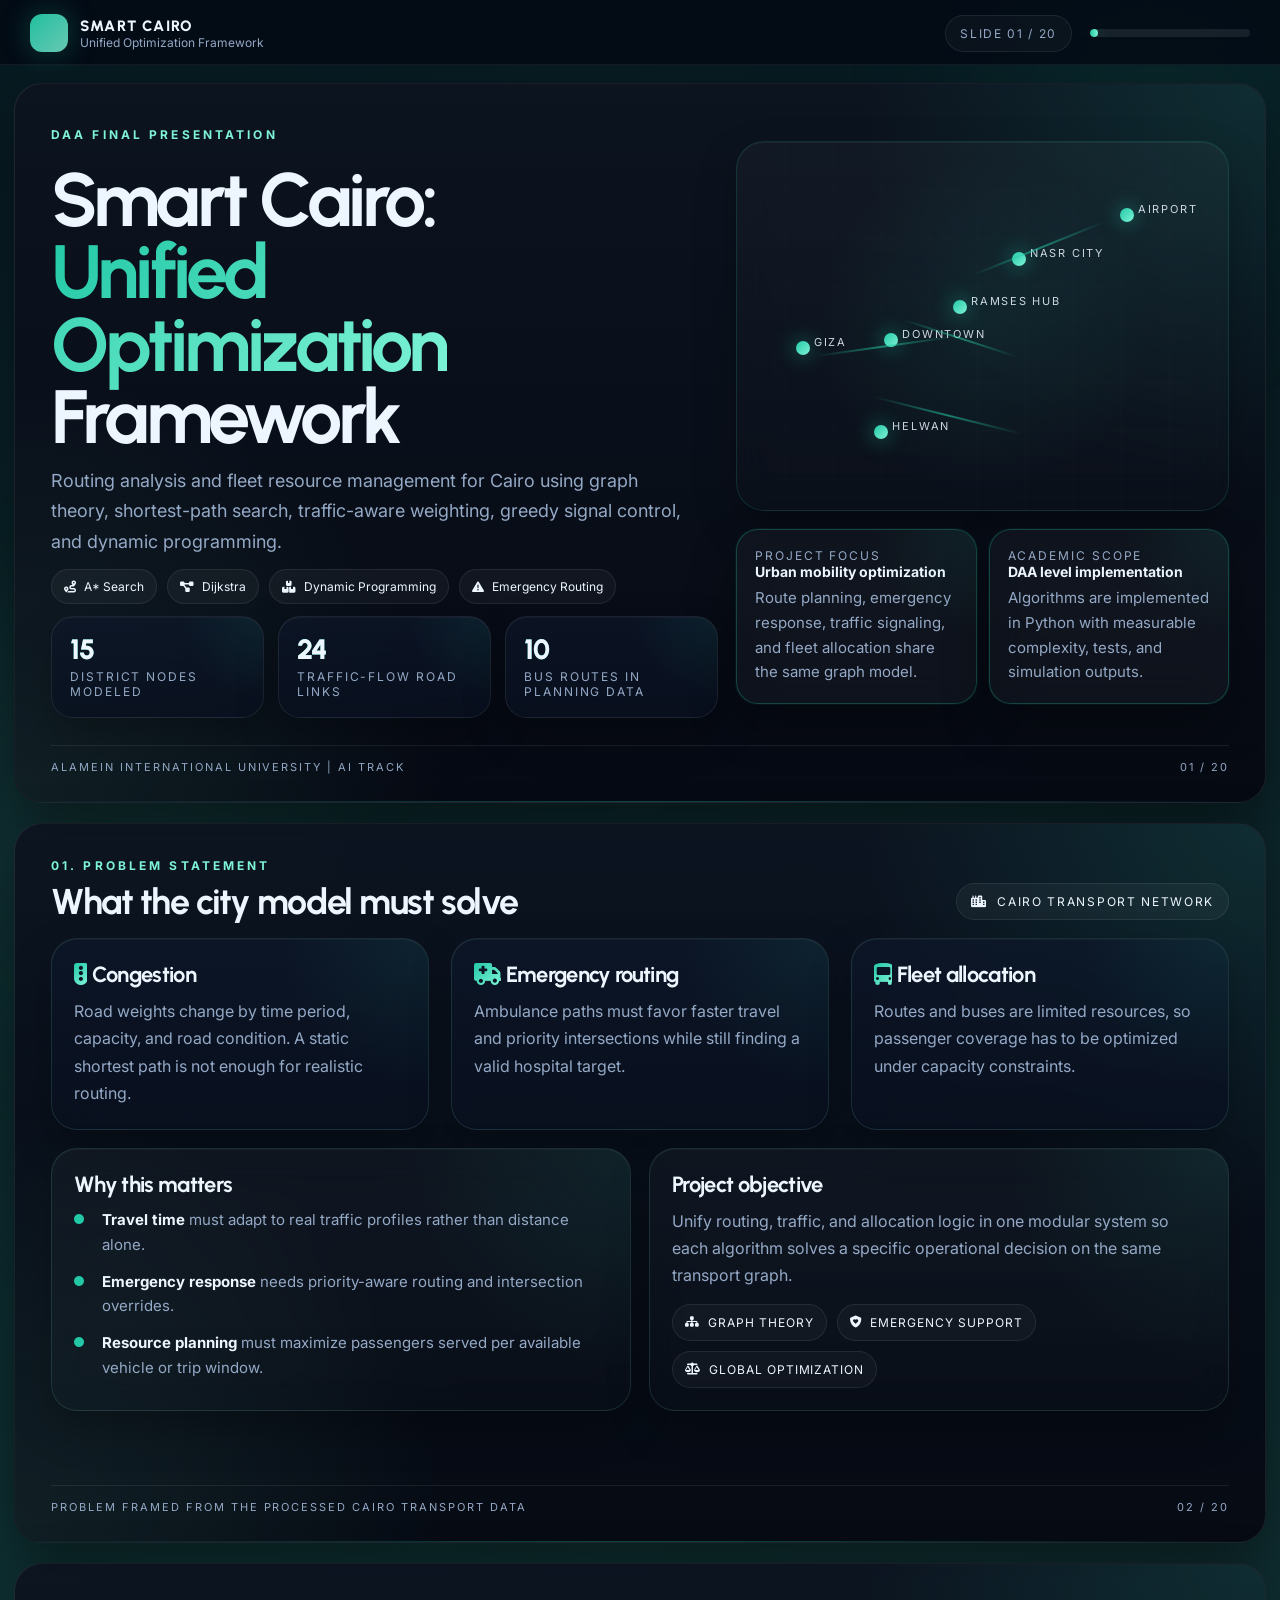
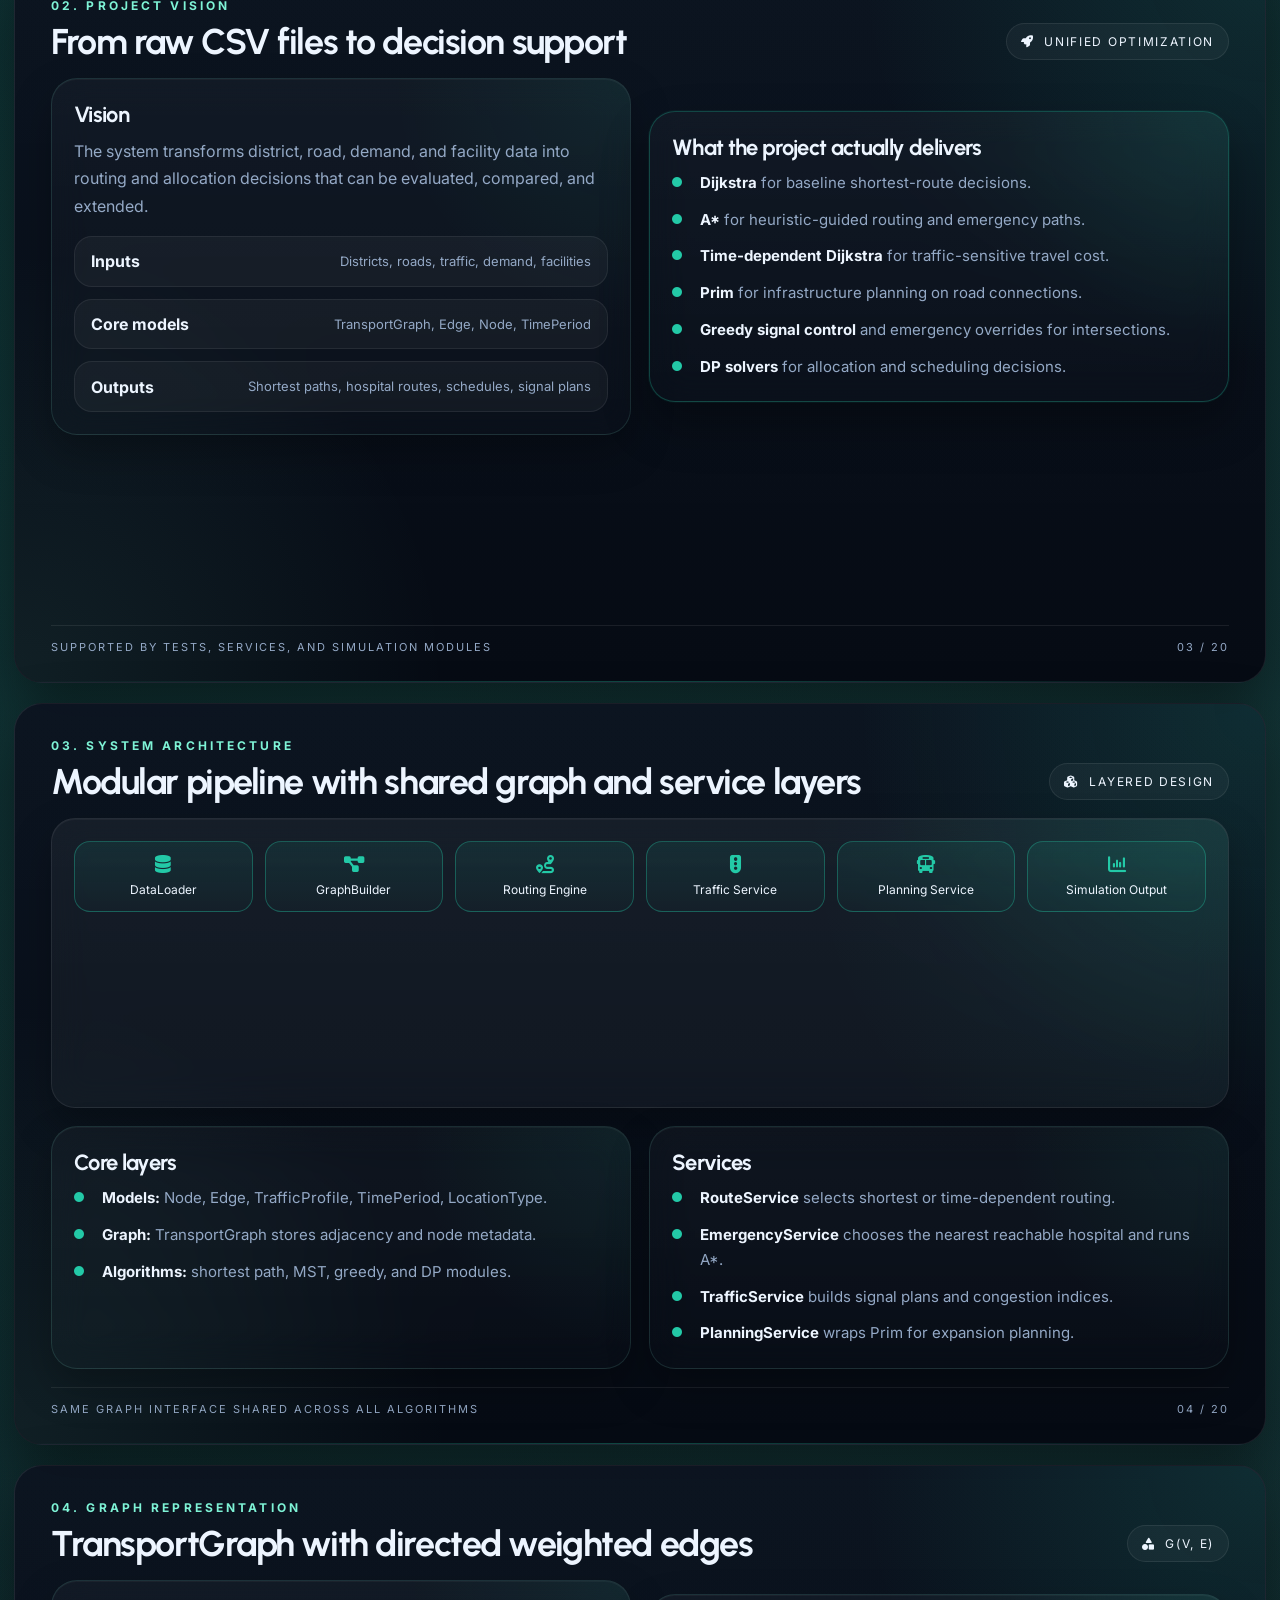
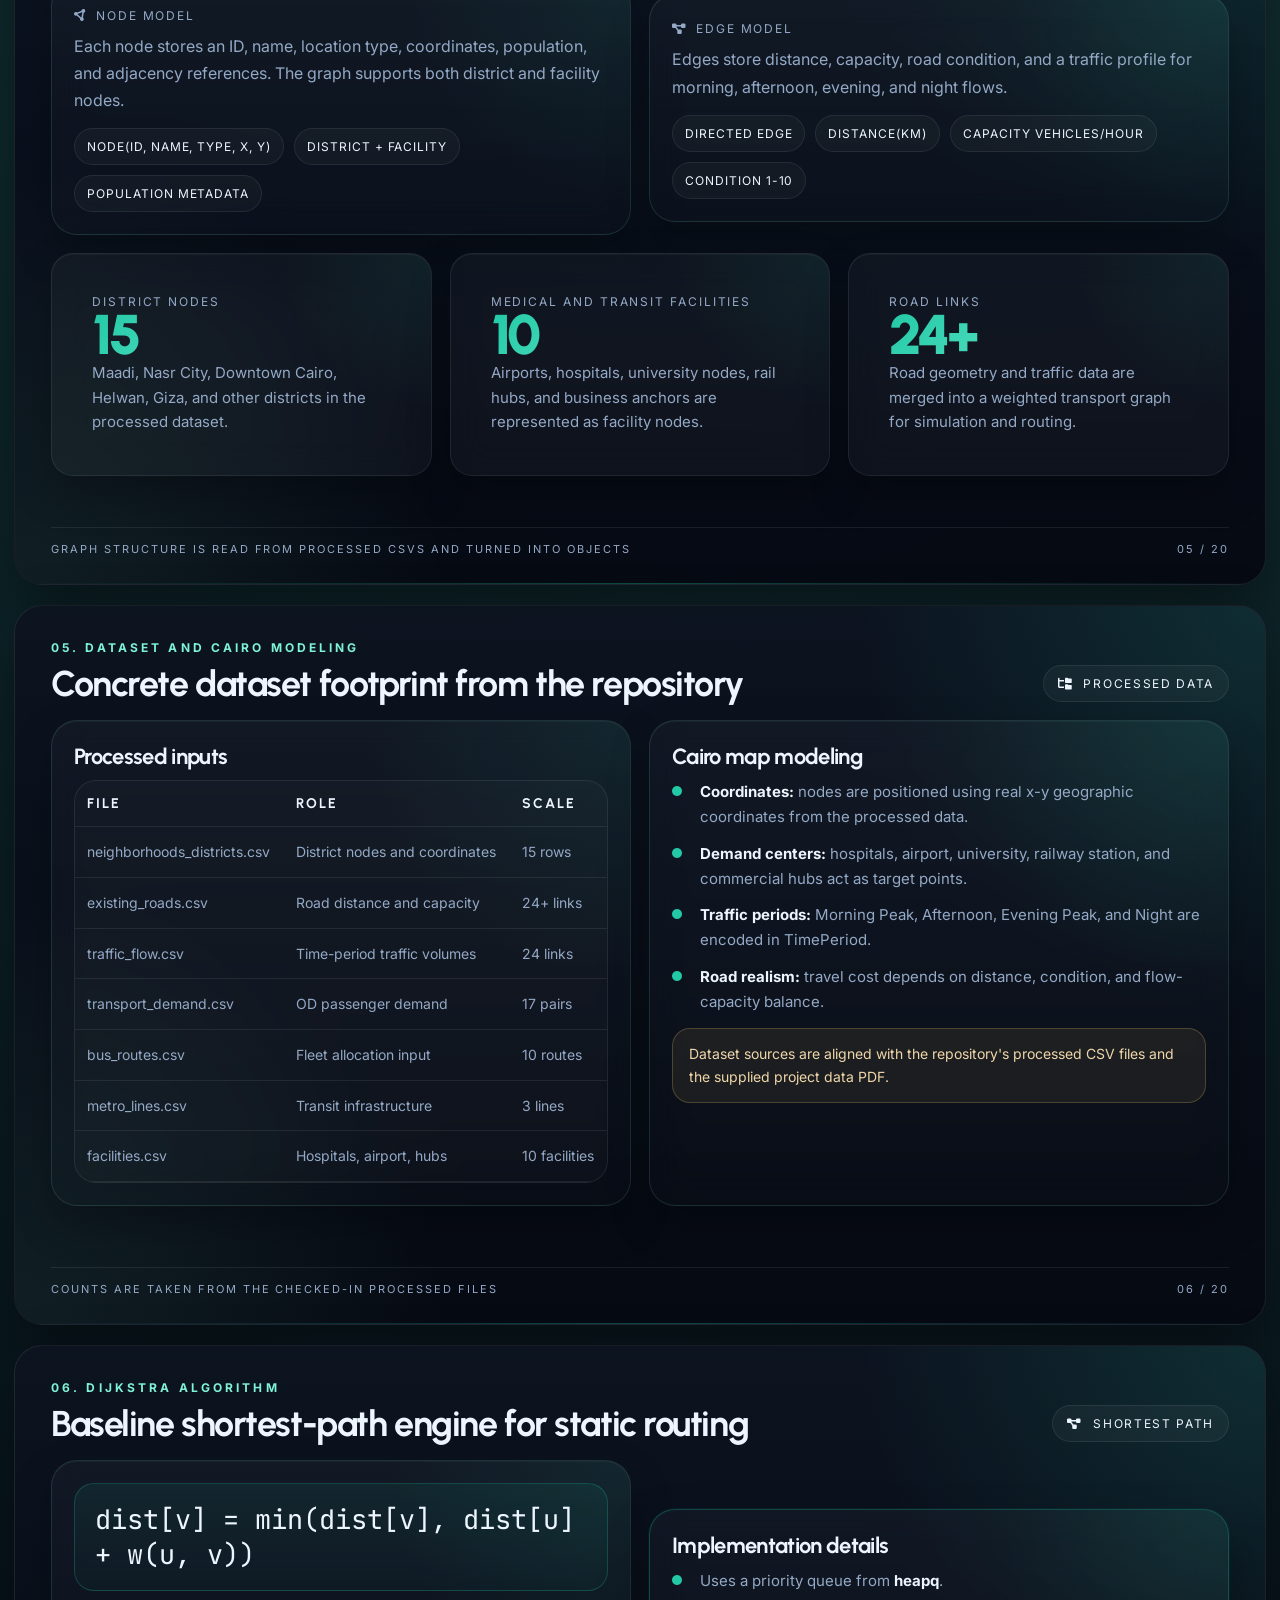
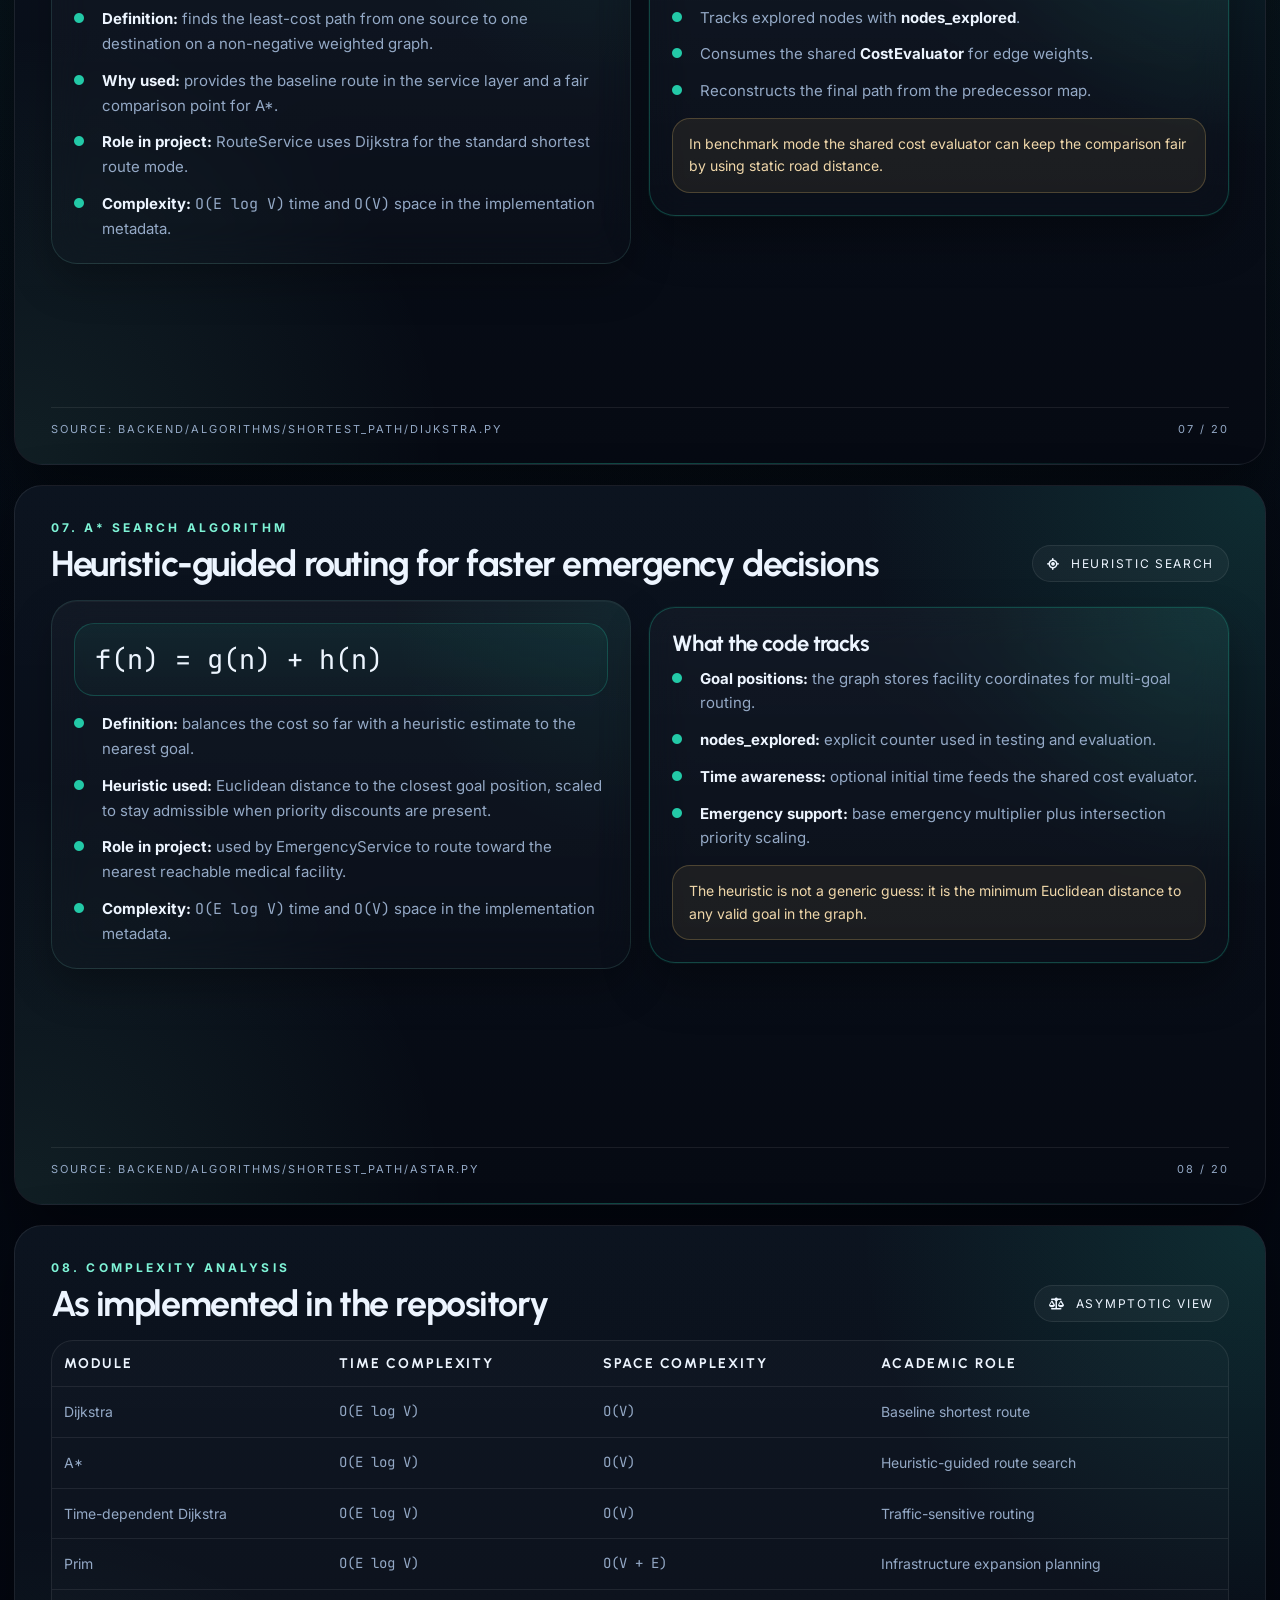
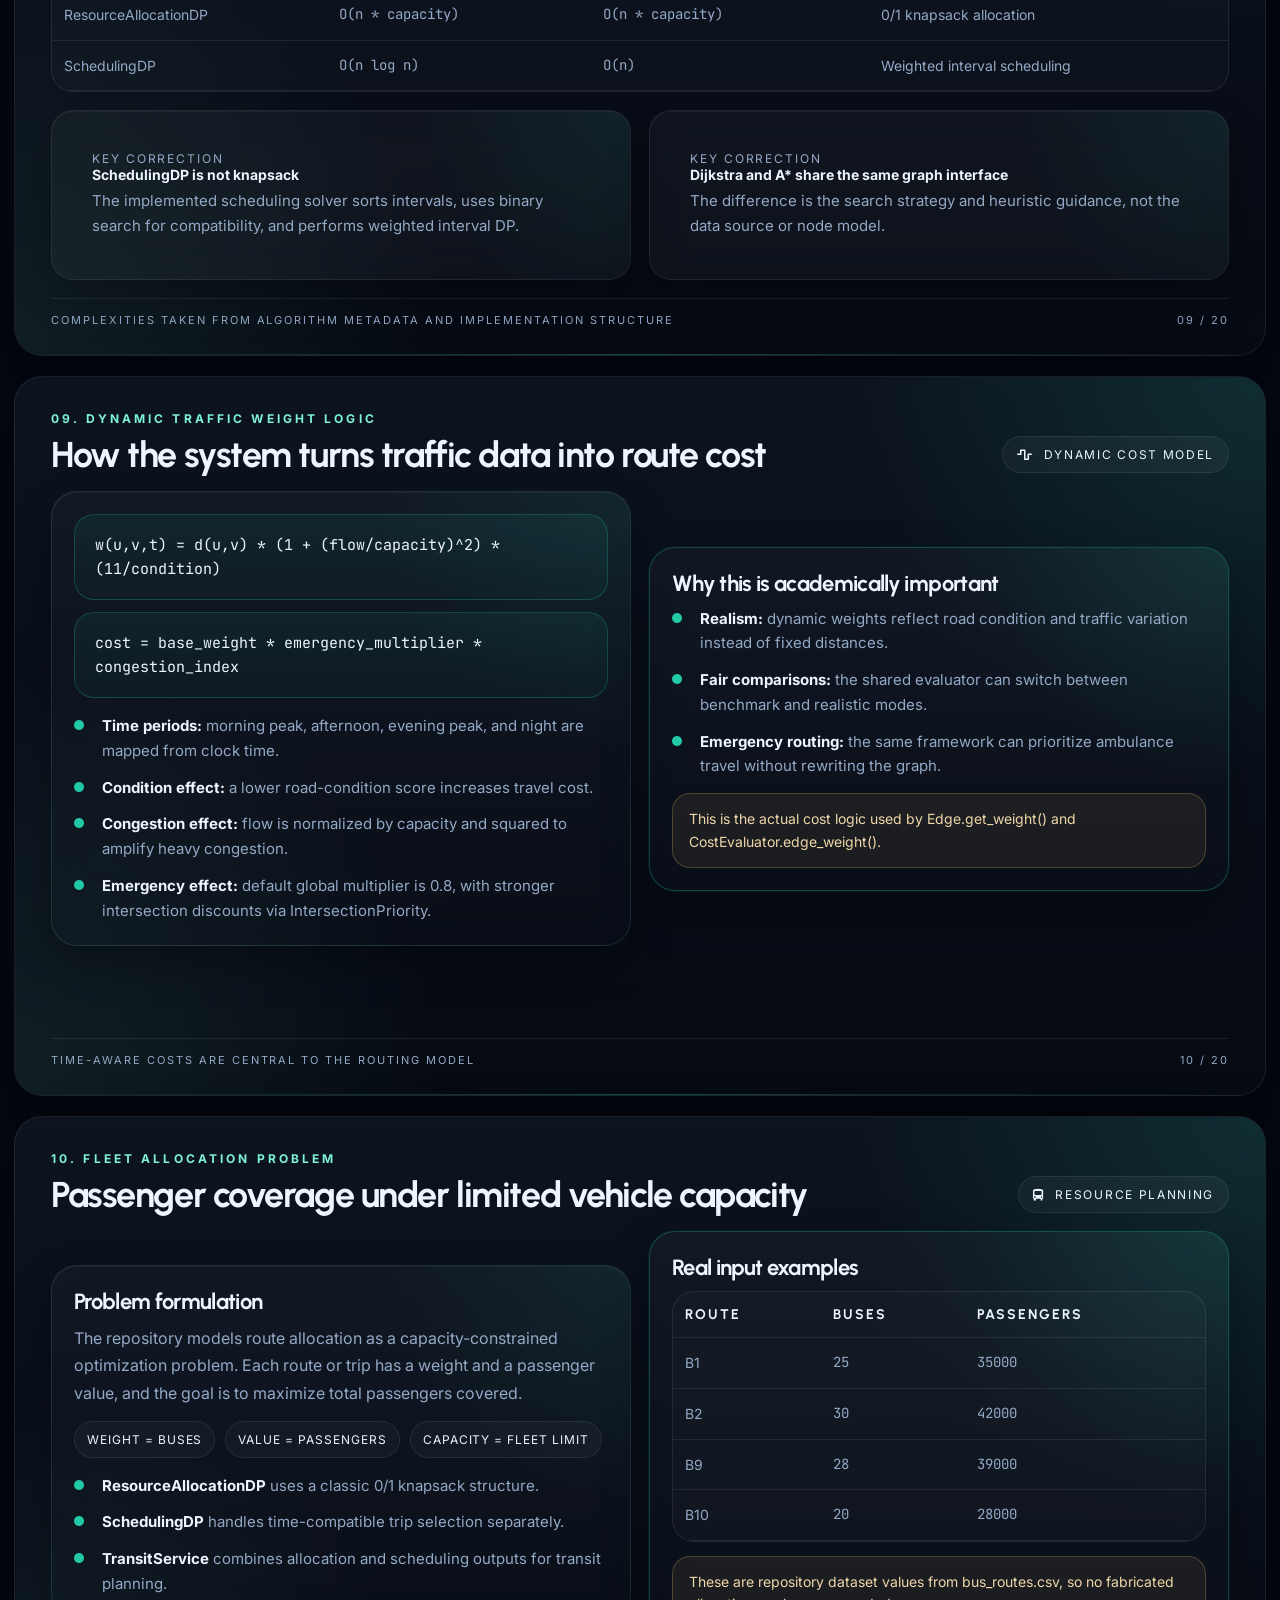
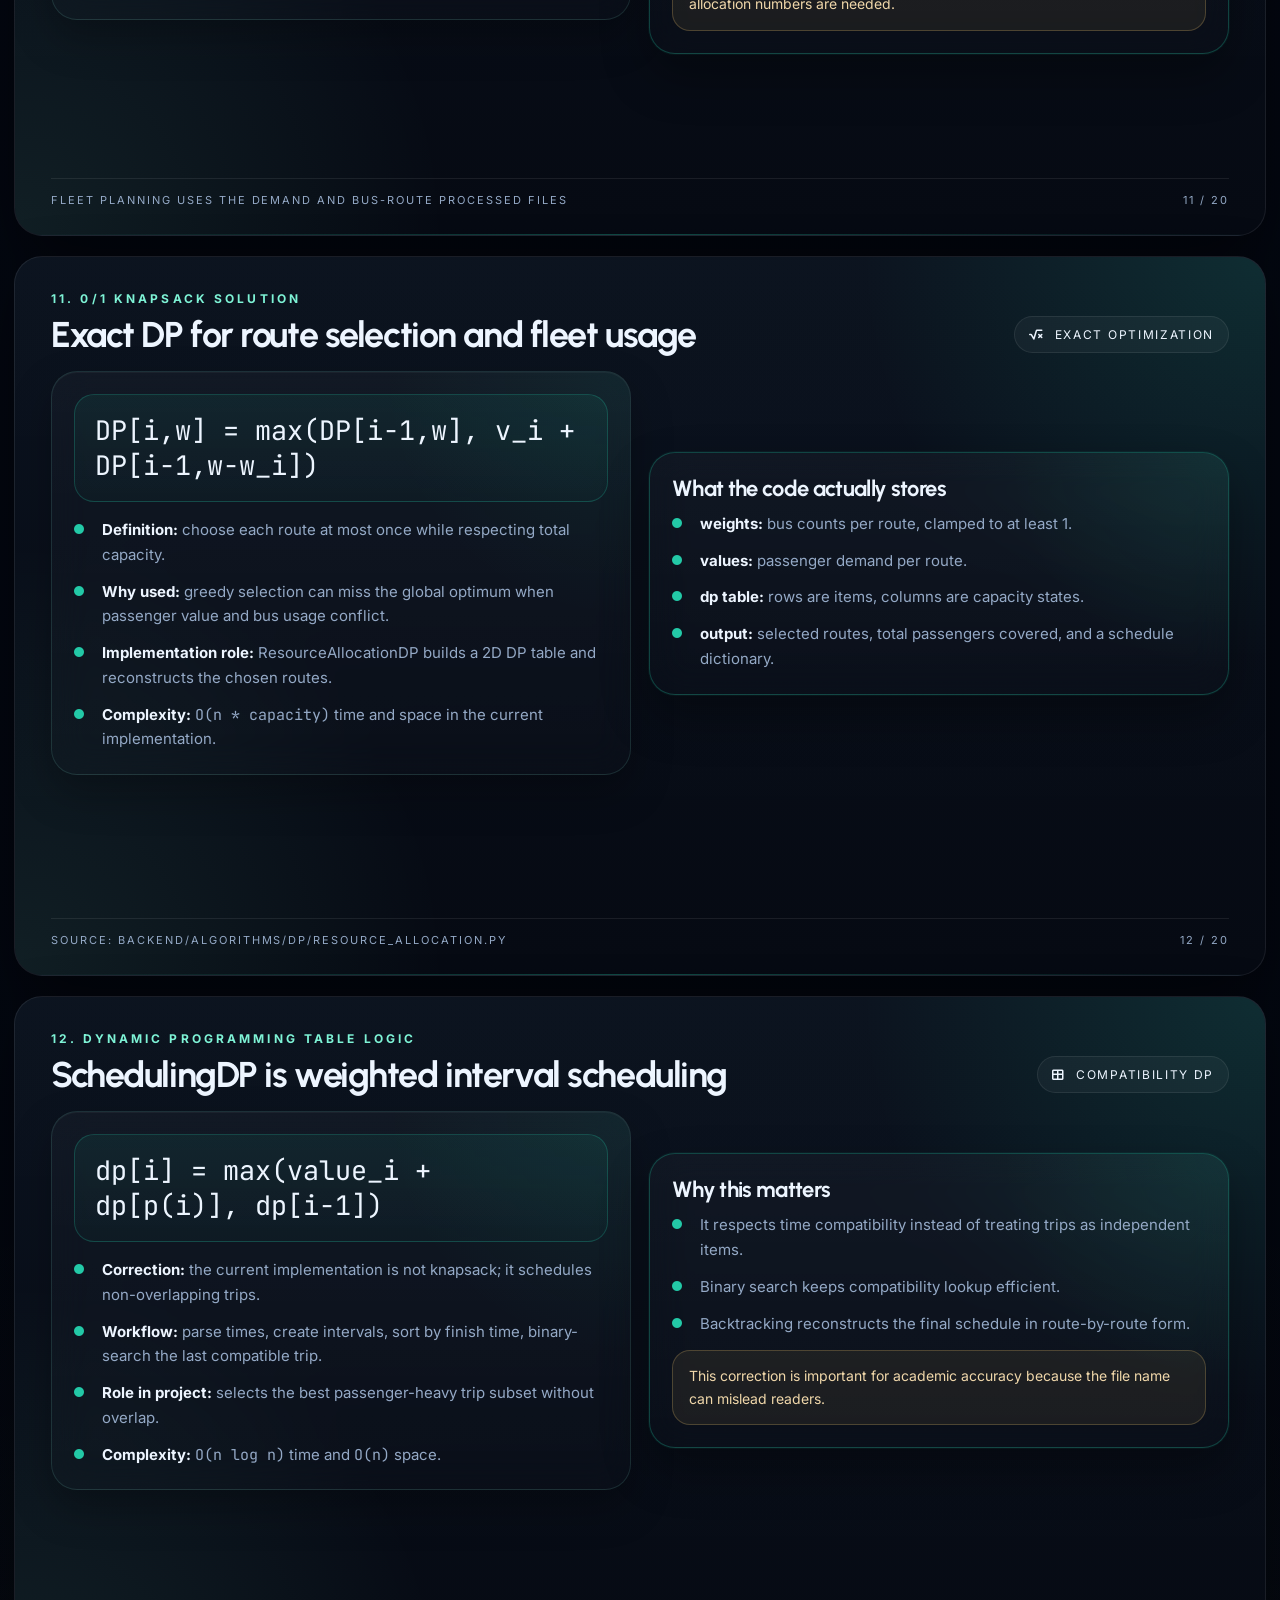
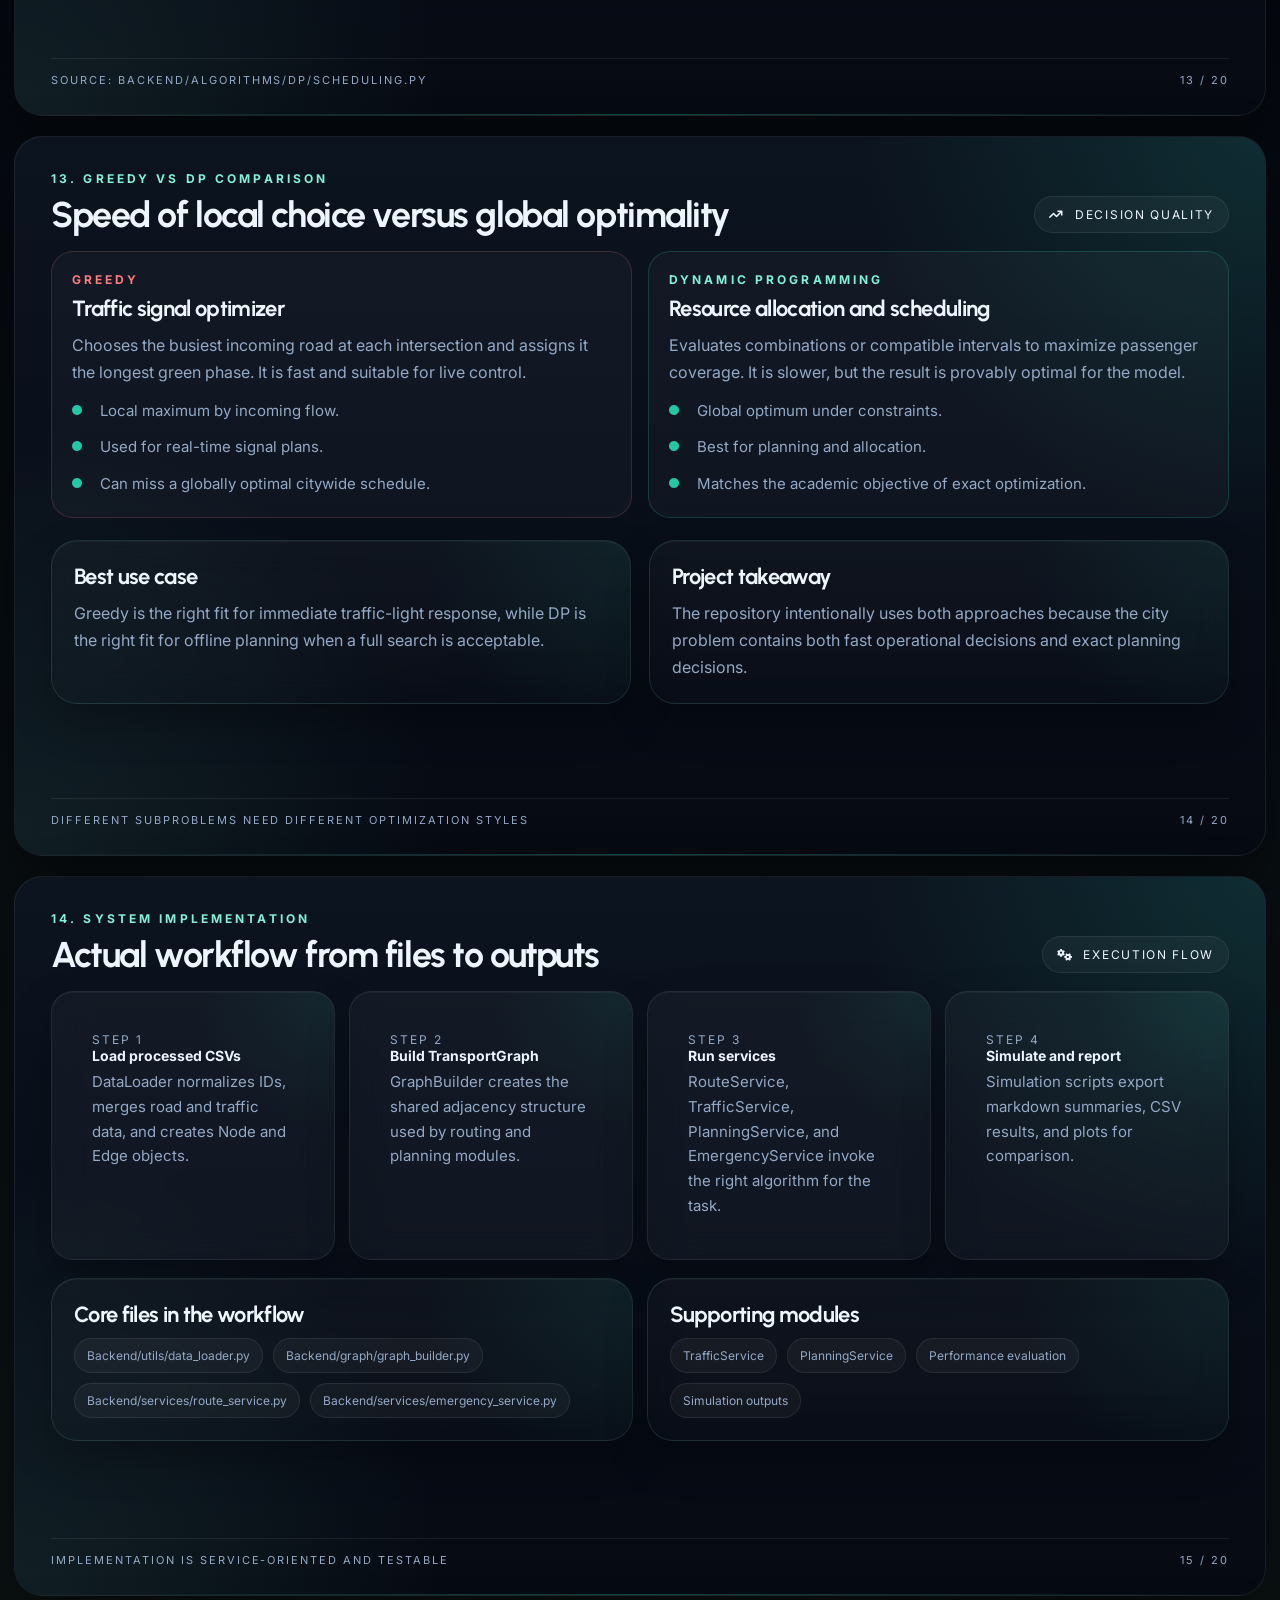
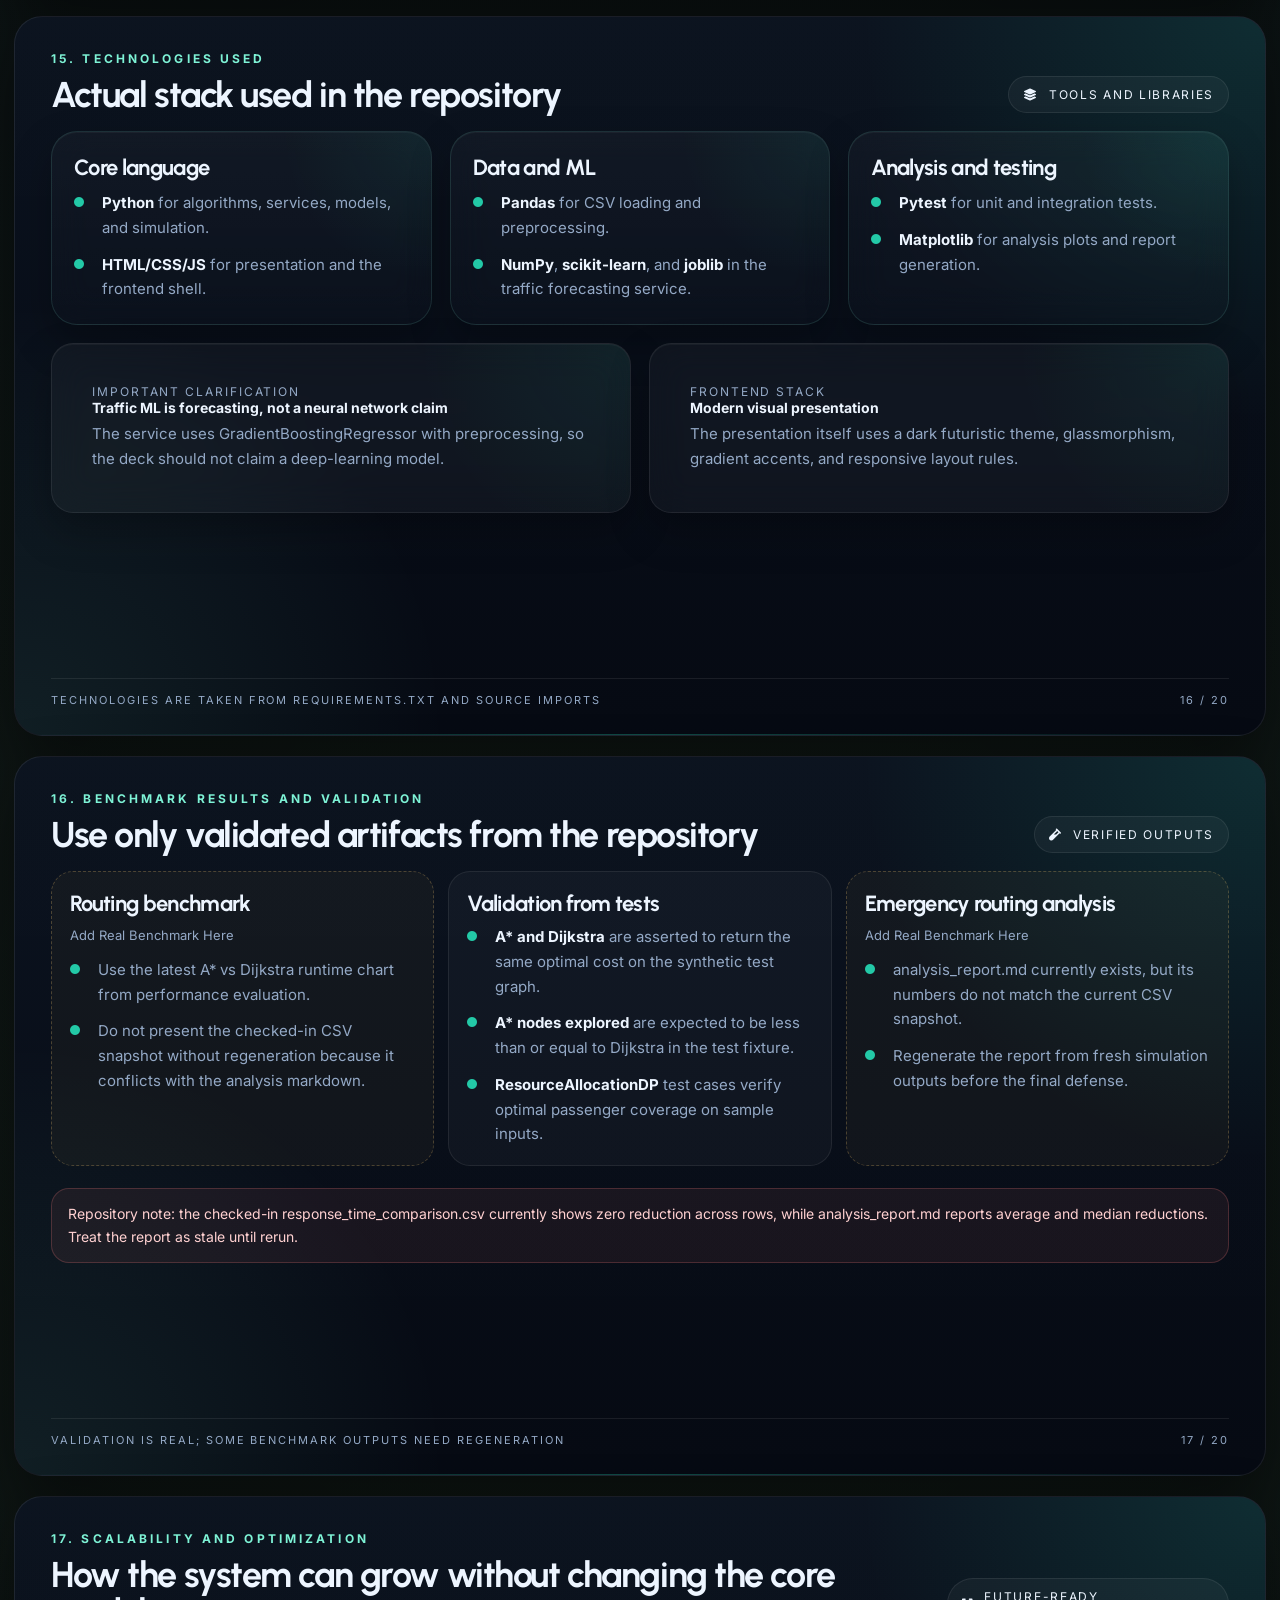
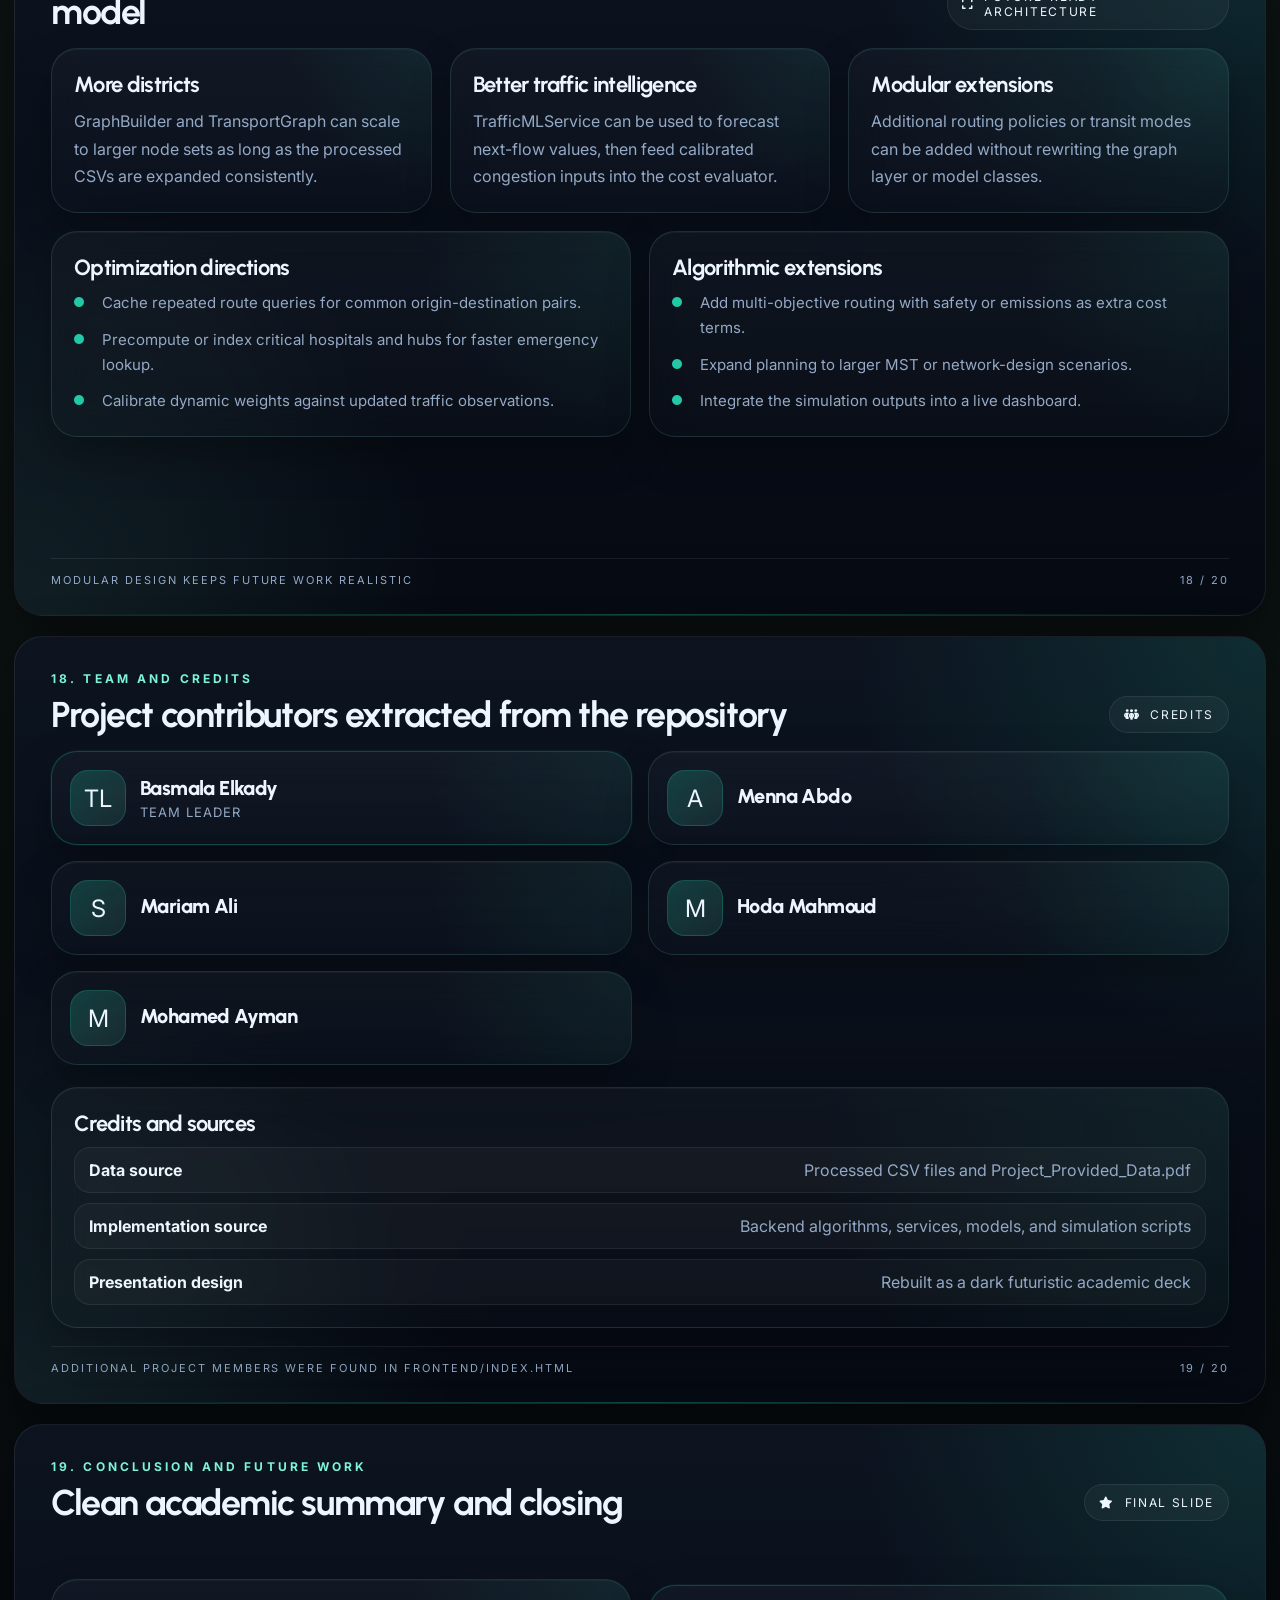
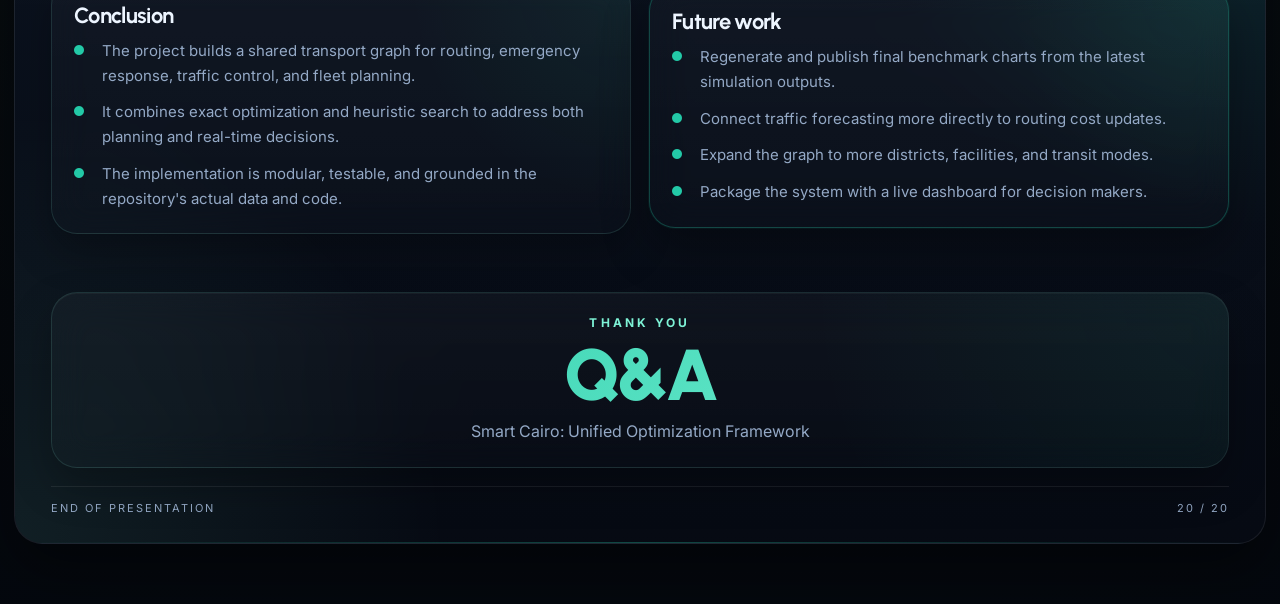
<file: Presentation/DAA_Final_Presentation.html>
<!DOCTYPE html>
<html lang="en">
<head>
    <meta charset="UTF-8">
    <meta name="viewport" content="width=device-width, initial-scale=1.0">
    <title>Smart Cairo: Unified Optimization Framework | DAA Final Presentation</title>
    <link href="https://fonts.googleapis.com/css2?family=Urbanist:wght@400;500;600;700;800;900&family=Inter:wght@300;400;500;600;700&family=JetBrains+Mono:wght@400;500;600&display=swap" rel="stylesheet">
    <link rel="stylesheet" href="https://cdnjs.cloudflare.com/ajax/libs/font-awesome/6.5.1/css/all.min.css">
    <style>
        :root {
            --bg: #040914;
            --bg-2: #07101f;
            --surface: rgba(10, 18, 34, 0.72);
            --surface-2: rgba(15, 27, 47, 0.78);
            --border: rgba(143, 255, 226, 0.12);
            --border-strong: rgba(35, 201, 167, 0.32);
            --text: #edf5ff;
            --muted: #94a9c6;
            --teal: #23c9a7;
            --teal-2: #7ef3d6;
            --lime: #b8ff5c;
            --gold: #ffce73;
            --red: #ff7a7a;
            --shadow: 0 24px 60px rgba(0, 0, 0, 0.45);
            --radius: 26px;
            --slide-width: min(1280px, calc(100vw - 28px));
        }

        * {
            box-sizing: border-box;
            -webkit-font-smoothing: antialiased;
            -moz-osx-font-smoothing: grayscale;
        }

        html {
            scroll-behavior: smooth;
        }

        body {
            margin: 0;
            color: var(--text);
            font-family: 'Inter', sans-serif;
            background:
                radial-gradient(circle at 18% 12%, rgba(35, 201, 167, 0.16), transparent 28%),
                radial-gradient(circle at 82% 18%, rgba(126, 243, 214, 0.12), transparent 24%),
                radial-gradient(circle at 50% 82%, rgba(184, 255, 92, 0.08), transparent 26%),
                linear-gradient(180deg, var(--bg) 0%, #02050d 100%);
            overflow-x: hidden;
        }

        body::before {
            content: '';
            position: fixed;
            inset: 0;
            background-image:
                linear-gradient(rgba(255,255,255,0.03) 1px, transparent 1px),
                linear-gradient(90deg, rgba(255,255,255,0.03) 1px, transparent 1px);
            background-size: 64px 64px;
            mask-image: linear-gradient(180deg, rgba(0,0,0,0.3), rgba(0,0,0,0.08));
            pointer-events: none;
            opacity: 0.28;
        }

        .ambient {
            position: fixed;
            border-radius: 999px;
            filter: blur(90px);
            pointer-events: none;
            opacity: 0.36;
            z-index: 0;
        }

        .ambient.a { width: 360px; height: 360px; background: rgba(35, 201, 167, 0.22); top: -80px; right: -60px; }
        .ambient.b { width: 420px; height: 420px; background: rgba(126, 243, 214, 0.14); bottom: -120px; left: -120px; }

        .hud {
            position: sticky;
            top: 0;
            z-index: 20;
            backdrop-filter: blur(18px);
            background: rgba(3, 8, 18, 0.74);
            border-bottom: 1px solid rgba(255, 255, 255, 0.06);
        }

        .hud-inner {
            width: var(--slide-width);
            margin: 0 auto;
            padding: 14px 16px 12px;
            display: flex;
            align-items: center;
            gap: 18px;
        }

        .brand {
            display: flex;
            align-items: center;
            gap: 12px;
            min-width: 0;
        }

        .brand-mark {
            width: 38px;
            height: 38px;
            border-radius: 12px;
            background: linear-gradient(135deg, rgba(35, 201, 167, 0.95), rgba(126, 243, 214, 0.82));
            box-shadow: 0 0 30px rgba(35, 201, 167, 0.28);
        }

        .brand-text {
            display: flex;
            flex-direction: column;
            min-width: 0;
        }

        .brand-title {
            font-family: 'Urbanist', sans-serif;
            font-weight: 800;
            font-size: 15px;
            letter-spacing: 0.08em;
            text-transform: uppercase;
            white-space: nowrap;
            overflow: hidden;
            text-overflow: ellipsis;
        }

        .brand-subtitle {
            font-size: 12px;
            color: var(--muted);
        }

        .hud-spacer { flex: 1; }

        .hud-pill {
            display: inline-flex;
            align-items: center;
            gap: 8px;
            padding: 10px 14px;
            border-radius: 999px;
            border: 1px solid rgba(255, 255, 255, 0.08);
            background: rgba(255, 255, 255, 0.03);
            color: var(--muted);
            font-size: 12px;
            text-transform: uppercase;
            letter-spacing: 0.14em;
        }

        .progress {
            width: 160px;
            height: 8px;
            border-radius: 999px;
            background: rgba(255, 255, 255, 0.08);
            overflow: hidden;
            position: relative;
        }

        .progress span {
            display: block;
            height: 100%;
            width: 5%;
            border-radius: inherit;
            background: linear-gradient(90deg, var(--teal), var(--teal-2));
            box-shadow: 0 0 18px rgba(35, 201, 167, 0.45);
            transition: width 220ms ease;
        }

        .deck {
            position: relative;
            z-index: 1;
            width: var(--slide-width);
            margin: 18px auto 60px;
            display: grid;
            gap: 20px;
        }

        .slide {
            position: relative;
            min-height: 720px;
            padding: 34px 36px 28px;
            border-radius: 28px;
            background:
                linear-gradient(180deg, rgba(255,255,255,0.02), rgba(255,255,255,0.01)),
                linear-gradient(180deg, rgba(7, 15, 28, 0.98), rgba(3, 7, 16, 0.98));
            border: 1px solid rgba(255, 255, 255, 0.08);
            box-shadow: var(--shadow);
            overflow: hidden;
            break-after: page;
            page-break-after: always;
        }

        .slide::before {
            content: '';
            position: absolute;
            inset: 0;
            background:
                radial-gradient(circle at top right, rgba(35, 201, 167, 0.14), transparent 28%),
                radial-gradient(circle at bottom left, rgba(126, 243, 214, 0.09), transparent 30%);
            pointer-events: none;
        }

        .slide::after {
            content: '';
            position: absolute;
            inset: auto 0 0;
            height: 1px;
            background: linear-gradient(90deg, transparent, rgba(35, 201, 167, 0.42), transparent);
            opacity: 0.8;
        }

        .slide-content {
            position: relative;
            z-index: 1;
            height: 100%;
            display: flex;
            flex-direction: column;
            gap: 18px;
        }

        .slide-head {
            display: flex;
            align-items: flex-end;
            justify-content: space-between;
            gap: 18px;
        }

        .slide-kicker {
            color: var(--teal-2);
            font-size: 12px;
            font-weight: 700;
            text-transform: uppercase;
            letter-spacing: 0.26em;
            margin-bottom: 10px;
        }

        h1, h2, h3, h4 {
            font-family: 'Urbanist', sans-serif;
            margin: 0;
            color: var(--text);
        }

        h1 {
            font-size: clamp(50px, 5.9vw, 84px);
            line-height: 0.96;
            letter-spacing: -0.05em;
            max-width: 11ch;
        }

        h1 span,
        .accent {
            background: linear-gradient(135deg, var(--teal), var(--teal-2));
            -webkit-background-clip: text;
            background-clip: text;
            color: transparent;
        }

        h2 {
            font-size: clamp(28px, 2.8vw, 42px);
            line-height: 1.04;
            letter-spacing: -0.04em;
        }

        h3 {
            font-size: 22px;
            letter-spacing: -0.03em;
            margin-bottom: 10px;
        }

        p {
            margin: 0;
            color: var(--muted);
            font-size: 16px;
            line-height: 1.7;
        }

        .hero-grid,
        .two-col,
        .three-col,
        .four-col {
            display: grid;
            gap: 18px;
        }

        .hero-grid { grid-template-columns: 1.1fr 0.9fr; align-items: center; flex: 1; }
        .two-col { grid-template-columns: 1fr 1fr; }
        .three-col { grid-template-columns: repeat(3, minmax(0, 1fr)); }
        .four-col { grid-template-columns: repeat(4, minmax(0, 1fr)); }

        .card {
            position: relative;
            background: linear-gradient(180deg, rgba(255,255,255,0.03), rgba(255,255,255,0.01));
            border: 1px solid var(--border);
            border-radius: var(--radius);
            box-shadow: inset 0 1px 0 rgba(255,255,255,0.04), 0 18px 40px rgba(0,0,0,0.26);
            backdrop-filter: blur(18px);
            overflow: hidden;
        }

        .card::before {
            content: '';
            position: absolute;
            inset: 0;
            background: radial-gradient(circle at top right, rgba(35, 201, 167, 0.08), transparent 35%);
            pointer-events: none;
        }

        .card-inner {
            position: relative;
            z-index: 1;
            padding: 22px;
        }

        .card.soft {
            background: linear-gradient(180deg, rgba(13, 23, 41, 0.74), rgba(9, 16, 31, 0.82));
        }

        .card.highlight {
            border-color: rgba(35, 201, 167, 0.28);
            box-shadow: 0 0 0 1px rgba(35, 201, 167, 0.06), 0 22px 48px rgba(0,0,0,0.32);
        }

        .glass-strip {
            display: inline-flex;
            align-items: center;
            gap: 10px;
            padding: 10px 14px;
            border-radius: 999px;
            border: 1px solid rgba(255,255,255,0.08);
            background: rgba(255,255,255,0.04);
            color: var(--text);
            font-size: 12px;
            text-transform: uppercase;
            letter-spacing: 0.14em;
        }

        .pill-row,
        .tag-row {
            display: flex;
            flex-wrap: wrap;
            gap: 10px;
        }

        .pill,
        .tag {
            display: inline-flex;
            align-items: center;
            gap: 8px;
            padding: 9px 12px;
            border-radius: 999px;
            border: 1px solid rgba(255,255,255,0.08);
            color: var(--text);
            background: rgba(255,255,255,0.04);
            font-size: 12px;
            white-space: nowrap;
        }

        .tag { color: var(--muted); }

        .hero-visual {
            min-height: 520px;
            display: grid;
            grid-template-rows: 1fr auto;
            gap: 18px;
        }

        .network {
            position: relative;
            min-height: 370px;
            border-radius: 28px;
            background:
                radial-gradient(circle at 50% 50%, rgba(35, 201, 167, 0.08), transparent 55%),
                linear-gradient(180deg, rgba(255,255,255,0.03), rgba(255,255,255,0.01));
            border: 1px solid rgba(35, 201, 167, 0.16);
            overflow: hidden;
        }

        .network::before {
            content: '';
            position: absolute;
            inset: 0;
            background-image:
                linear-gradient(rgba(255,255,255,0.03) 1px, transparent 1px),
                linear-gradient(90deg, rgba(255,255,255,0.03) 1px, transparent 1px);
            background-size: 48px 48px;
            opacity: 0.45;
        }

        .node {
            position: absolute;
            width: 14px;
            height: 14px;
            border-radius: 999px;
            background: linear-gradient(135deg, var(--teal), var(--teal-2));
            box-shadow: 0 0 20px rgba(35, 201, 167, 0.65);
        }

        .node::after {
            content: attr(data-label);
            position: absolute;
            left: 18px;
            top: -6px;
            color: var(--text);
            font-size: 11px;
            text-transform: uppercase;
            letter-spacing: 0.16em;
            white-space: nowrap;
            opacity: 0.86;
        }

        .edge-line {
            position: absolute;
            height: 2px;
            background: linear-gradient(90deg, rgba(35,201,167,0), rgba(35,201,167,0.72), rgba(126,243,214,0));
            opacity: 0.8;
            transform-origin: left center;
        }

        .hero-stats,
        .metric-grid,
        .stats-grid,
        .timeline,
        .table-grid {
            display: grid;
            gap: 14px;
        }

        .hero-stats { grid-template-columns: repeat(3, minmax(0, 1fr)); }

        .stat,
        .metric,
        .table-card,
        .info-box {
            padding: 18px;
            border-radius: 22px;
            border: 1px solid rgba(255,255,255,0.08);
            background: rgba(255,255,255,0.035);
        }

        .stat-value {
            font-family: 'Urbanist', sans-serif;
            font-size: 28px;
            font-weight: 800;
            letter-spacing: -0.03em;
            line-height: 1;
            color: var(--text);
            margin-bottom: 6px;
        }

        .stat-label,
        .metric-label,
        .small-note,
        .caption {
            color: var(--muted);
            font-size: 12px;
            text-transform: uppercase;
            letter-spacing: 0.16em;
        }

        .section-footer {
            margin-top: auto;
            display: flex;
            align-items: center;
            justify-content: space-between;
            gap: 12px;
            padding-top: 14px;
            border-top: 1px solid rgba(255,255,255,0.08);
            color: var(--muted);
            font-size: 11px;
            text-transform: uppercase;
            letter-spacing: 0.18em;
        }

        .bullet-list {
            list-style: none;
            padding: 0;
            margin: 0;
            display: grid;
            gap: 12px;
        }

        .bullet-list li {
            position: relative;
            padding-left: 28px;
            color: var(--muted);
            font-size: 15px;
            line-height: 1.65;
        }

        .bullet-list li::before {
            content: '\f111';
            font-family: 'Font Awesome 6 Free';
            font-weight: 900;
            position: absolute;
            left: 0;
            top: 3px;
            font-size: 10px;
            color: var(--teal);
        }

        .bullet-list strong,
        strong {
            color: var(--text);
            font-weight: 700;
        }

        .formula {
            font-family: 'JetBrains Mono', monospace;
            font-size: clamp(18px, 2.1vw, 28px);
            color: var(--text);
            padding: 18px 20px;
            border-radius: 20px;
            border: 1px solid rgba(35, 201, 167, 0.24);
            background: linear-gradient(180deg, rgba(35, 201, 167, 0.08), rgba(35, 201, 167, 0.03));
            overflow-x: auto;
        }

        .formula.small {
            font-size: 15px;
            line-height: 1.6;
        }

        .diagram {
            position: relative;
            min-height: 290px;
            border-radius: 24px;
            border: 1px solid rgba(255,255,255,0.08);
            background:
                linear-gradient(180deg, rgba(255,255,255,0.03), rgba(255,255,255,0.02)),
                rgba(255,255,255,0.015);
            overflow: hidden;
        }

        .diagram .stage {
            position: absolute;
            inset: 0;
            display: grid;
            align-items: center;
        }

        .flow {
            display: grid;
            grid-template-columns: repeat(6, minmax(0, 1fr));
            gap: 12px;
            align-items: center;
        }

        .flow-step {
            padding: 14px 12px;
            border-radius: 16px;
            border: 1px solid rgba(255,255,255,0.08);
            background: rgba(8, 15, 28, 0.78);
            text-align: center;
            font-size: 12px;
            color: var(--muted);
        }

        .flow-step i {
            display: block;
            margin-bottom: 8px;
            font-size: 18px;
            color: var(--teal);
        }

        .flow-step.active {
            border-color: rgba(35, 201, 167, 0.34);
            color: var(--text);
            background: linear-gradient(180deg, rgba(35, 201, 167, 0.10), rgba(35, 201, 167, 0.03));
        }

        .metric-grid { grid-template-columns: repeat(3, minmax(0, 1fr)); }

        .metric-title {
            font-size: 14px;
            font-weight: 700;
            margin-bottom: 6px;
            color: var(--text);
        }

        .metric-body {
            font-size: 15px;
            color: var(--muted);
            line-height: 1.65;
        }

        table {
            width: 100%;
            border-collapse: collapse;
        }

        th, td {
            text-align: left;
            padding: 14px 12px;
            border-bottom: 1px solid rgba(255,255,255,0.08);
            vertical-align: top;
        }

        th {
            color: var(--text);
            font-family: 'Urbanist', sans-serif;
            font-size: 14px;
            text-transform: uppercase;
            letter-spacing: 0.14em;
        }

        td {
            color: var(--muted);
            font-size: 14px;
            line-height: 1.55;
        }

        .mono { font-family: 'JetBrains Mono', monospace; }

        .big-number {
            font-family: 'Urbanist', sans-serif;
            font-size: 56px;
            font-weight: 900;
            line-height: 0.92;
            letter-spacing: -0.06em;
        }

        .center { text-align: center; }
        .align-center { align-items: center; }

        .spread {
            display: flex;
            justify-content: space-between;
            gap: 16px;
            align-items: center;
        }

        .team-grid {
            display: grid;
            grid-template-columns: repeat(2, minmax(0, 1fr));
            gap: 16px;
        }

        .team-card {
            display: grid;
            grid-template-columns: auto 1fr;
            gap: 14px;
            align-items: center;
            padding: 18px;
        }

        .avatar {
            width: 56px;
            height: 56px;
            border-radius: 18px;
            display: grid;
            place-items: center;
            background: linear-gradient(135deg, rgba(35, 201, 167, 0.24), rgba(126, 243, 214, 0.10));
            border: 1px solid rgba(35, 201, 167, 0.22);
            font-size: 24px;
        }

        .team-name {
            font-family: 'Urbanist', sans-serif;
            font-size: 20px;
            font-weight: 800;
            letter-spacing: -0.03em;
            margin-bottom: 4px;
        }

        .team-role {
            color: var(--muted);
            font-size: 13px;
            letter-spacing: 0.08em;
            text-transform: uppercase;
        }

        .credits {
            display: grid;
            gap: 10px;
        }

        .credit-line {
            display: flex;
            justify-content: space-between;
            gap: 16px;
            padding: 12px 14px;
            border-radius: 16px;
            border: 1px solid rgba(255,255,255,0.07);
            background: rgba(255,255,255,0.03);
            color: var(--muted);
        }

        .credit-line strong { color: var(--text); }

        .note {
            padding: 14px 16px;
            border-radius: 18px;
            border: 1px solid rgba(255, 206, 115, 0.22);
            background: rgba(255, 206, 115, 0.07);
            color: #f0d7aa;
            font-size: 14px;
            line-height: 1.6;
        }

        .note.danger {
            border-color: rgba(255, 122, 122, 0.22);
            background: rgba(255, 122, 122, 0.07);
            color: #ffd1d1;
        }

        .chip-grid {
            display: flex;
            flex-wrap: wrap;
            gap: 10px;
        }

        .chip {
            display: inline-flex;
            align-items: center;
            gap: 8px;
            padding: 10px 12px;
            border-radius: 999px;
            border: 1px solid rgba(255,255,255,0.08);
            background: rgba(255,255,255,0.03);
            color: var(--text);
            font-size: 12px;
            letter-spacing: 0.08em;
            text-transform: uppercase;
        }

        .comparison-grid {
            display: grid;
            grid-template-columns: repeat(2, minmax(0, 1fr));
            gap: 16px;
        }

        .comparison-card {
            padding: 20px;
            border-radius: 22px;
            border: 1px solid rgba(255,255,255,0.08);
            background: rgba(255,255,255,0.03);
        }

        .comparison-card.greedy { border-color: rgba(255, 122, 122, 0.18); }
        .comparison-card.dp { border-color: rgba(35, 201, 167, 0.22); }

        .table-wrap {
            overflow-x: auto;
            border-radius: 22px;
            border: 1px solid rgba(255,255,255,0.08);
            background: rgba(255,255,255,0.02);
        }

        .footer-mini {
            color: var(--muted);
            font-size: 11px;
            text-transform: uppercase;
            letter-spacing: 0.16em;
            text-align: right;
        }

        .title-grid {
            display: grid;
            grid-template-columns: 1.15fr 0.85fr;
            gap: 18px;
            align-items: center;
            flex: 1;
        }

        .title-visual {
            padding: 20px;
            min-height: 520px;
            display: grid;
            gap: 16px;
            align-content: space-between;
        }

        .title-visual-top {
            display: grid;
            gap: 14px;
        }

        .title-visual-panel {
            padding: 18px;
            border-radius: 22px;
            border: 1px solid rgba(35, 201, 167, 0.18);
            background: linear-gradient(180deg, rgba(35, 201, 167, 0.08), rgba(35, 201, 167, 0.03));
        }

        .title-metrics {
            display: grid;
            grid-template-columns: repeat(2, minmax(0, 1fr));
            gap: 12px;
        }

        .title-metrics .metric { min-height: 106px; }

        .stack { display: grid; gap: 12px; }

        .stack .row {
            display: flex;
            align-items: center;
            justify-content: space-between;
            gap: 12px;
            padding: 14px 16px;
            border-radius: 18px;
            background: rgba(255,255,255,0.04);
            border: 1px solid rgba(255,255,255,0.07);
        }

        .row strong { color: var(--text); }

        .muted-small {
            color: var(--muted);
            font-size: 13px;
            line-height: 1.6;
        }

        .grid-panel { display: grid; gap: 12px; }

        .diagram-label {
            display: inline-flex;
            align-items: center;
            gap: 8px;
            font-size: 12px;
            text-transform: uppercase;
            letter-spacing: 0.16em;
            color: var(--muted);
            margin-bottom: 10px;
        }

        .timeline {
            grid-template-columns: repeat(4, minmax(0, 1fr));
        }

        .timeline .metric { min-height: 160px; }

        .timeline .big-number {
            font-size: 40px;
            margin-top: 6px;
        }

        .results-grid {
            display: grid;
            grid-template-columns: 1fr 1fr 1fr;
            gap: 14px;
        }

        .results-card {
            padding: 18px;
            border-radius: 22px;
            border: 1px solid rgba(255,255,255,0.08);
            background: rgba(255,255,255,0.03);
            min-height: 200px;
        }

        .results-card.placeholder {
            border-style: dashed;
            border-color: rgba(255, 206, 115, 0.24);
            background: rgba(255, 206, 115, 0.04);
        }

        .results-card h3 { margin-bottom: 8px; }

        .wide-gap { gap: 22px; }

        .small-grid {
            display: grid;
            grid-template-columns: repeat(2, minmax(0, 1fr));
            gap: 14px;
        }

        .label-line {
            display: flex;
            align-items: center;
            justify-content: space-between;
            gap: 12px;
            margin-bottom: 10px;
        }

        .label-line .metric-label { margin: 0; }

        @media (max-width: 1100px) {
            .hero-grid,
            .title-grid,
            .two-col,
            .comparison-grid,
            .results-grid,
            .small-grid,
            .team-grid,
            .timeline,
            .metric-grid,
            .three-col,
            .four-col,
            .hero-stats,
            .title-metrics {
                grid-template-columns: 1fr;
            }

            .hud-inner,
            .deck,
            .slide {
                width: calc(100vw - 18px);
            }

            .slide { padding: 24px 18px 22px; }

            .slide-head {
                flex-direction: column;
                align-items: flex-start;
            }
        }

        @media (max-width: 720px) {
            .hud-inner { flex-wrap: wrap; }

            .progress {
                width: 100%;
                order: 4;
            }

            h1 { max-width: none; }
            .hero-visual,
            .title-visual { min-height: auto; }
        }

        @media print {
            body { background: #000; }
            .hud,
            .ambient,
            body::before { display: none !important; }
            .deck {
                width: 1280px;
                margin: 0;
                gap: 0;
            }
            .slide {
                width: 1280px;
                height: 720px;
                min-height: 720px;
                border-radius: 0;
                box-shadow: none;
                page-break-after: always;
                break-after: page;
            }
        }
    </style>
</head>
<body>
    <div class="ambient a"></div>
    <div class="ambient b"></div>

    <header class="hud">
        <div class="hud-inner">
            <div class="brand">
                <div class="brand-mark"></div>
                <div class="brand-text">
                    <div class="brand-title">Smart Cairo</div>
                    <div class="brand-subtitle">Unified Optimization Framework</div>
                </div>
            </div>
            <div class="hud-spacer"></div>
            <div class="hud-pill" id="activeSlideLabel">Slide 01 / 20</div>
            <div class="progress" aria-hidden="true"><span id="progressBar"></span></div>
        </div>
    </header>

    <main class="deck" id="deck">
        <!-- SLIDE 1 -->
        <section class="slide" data-title="Title" data-index="1">
            <div class="slide-content">
                <div class="title-grid">
                    <div class="stack">
                        <div class="slide-kicker">DAA Final Presentation</div>
                        <h1>Smart Cairo:<br><span>Unified Optimization</span> Framework</h1>
                        <p style="max-width: 58ch; font-size: 18px;">
                            Routing analysis and fleet resource management for Cairo using graph theory, shortest-path search,
                            traffic-aware weighting, greedy signal control, and dynamic programming.
                        </p>
                        <div class="pill-row">
                            <div class="pill"><i class="fa-solid fa-route"></i> A* Search</div>
                            <div class="pill"><i class="fa-solid fa-diagram-project"></i> Dijkstra</div>
                            <div class="pill"><i class="fa-solid fa-boxes-stacked"></i> Dynamic Programming</div>
                            <div class="pill"><i class="fa-solid fa-triangle-exclamation"></i> Emergency Routing</div>
                        </div>
                        <div class="hero-stats">
                            <div class="stat card soft">
                                <div class="stat-value accent">15</div>
                                <div class="stat-label">District nodes modeled</div>
                            </div>
                            <div class="stat card soft">
                                <div class="stat-value accent">24</div>
                                <div class="stat-label">Traffic-flow road links</div>
                            </div>
                            <div class="stat card soft">
                                <div class="stat-value accent">10</div>
                                <div class="stat-label">Bus routes in planning data</div>
                            </div>
                        </div>
                    </div>
                    <div class="hero-visual">
                        <div class="network card">
                            <div class="node" data-label="Downtown" style="left: 30%; top: 52%;"></div>
                            <div class="node" data-label="Nasr City" style="left: 56%; top: 30%;"></div>
                            <div class="node" data-label="Helwan" style="left: 28%; top: 77%;"></div>
                            <div class="node" data-label="Giza" style="left: 12%; top: 54%;"></div>
                            <div class="node" data-label="Airport" style="left: 78%; top: 18%;"></div>
                            <div class="node" data-label="Ramses Hub" style="left: 44%; top: 43%;"></div>
                            <div class="edge-line" style="left: 16%; top: 58%; width: 28%; transform: rotate(-8deg);"></div>
                            <div class="edge-line" style="left: 34%; top: 48%; width: 24%; transform: rotate(18deg);"></div>
                            <div class="edge-line" style="left: 48%; top: 36%; width: 29%; transform: rotate(-22deg);"></div>
                            <div class="edge-line" style="left: 28%; top: 69%; width: 31%; transform: rotate(14deg);"></div>
                        </div>
                        <div class="title-metrics">
                            <div class="metric card highlight">
                                <div class="metric-label">Project focus</div>
                                <div class="metric-title">Urban mobility optimization</div>
                                <div class="metric-body">Route planning, emergency response, traffic signaling, and fleet allocation share the same graph model.</div>
                            </div>
                            <div class="metric card highlight">
                                <div class="metric-label">Academic scope</div>
                                <div class="metric-title">DAA level implementation</div>
                                <div class="metric-body">Algorithms are implemented in Python with measurable complexity, tests, and simulation outputs.</div>
                            </div>
                        </div>
                    </div>
                </div>
                <div class="section-footer">
                    <div>Alamein International University | AI Track</div>
                    <div>01 / 20</div>
                </div>
            </div>
        </section>

        <!-- SLIDE 2 -->
        <section class="slide" data-title="Problem Statement" data-index="2">
            <div class="slide-content">
                <div class="slide-head">
                    <div>
                        <div class="slide-kicker">01. Problem Statement</div>
                        <h2>What the city model must solve</h2>
                    </div>
                    <div class="glass-strip"><i class="fa-solid fa-city"></i> Cairo transport network</div>
                </div>
                <div class="three-col wide-gap">
                    <div class="card soft"><div class="card-inner">
                        <h3><i class="fa-solid fa-traffic-light accent"></i> Congestion</h3>
                        <p>Road weights change by time period, capacity, and road condition. A static shortest path is not enough for realistic routing.</p>
                    </div></div>
                    <div class="card soft"><div class="card-inner">
                        <h3><i class="fa-solid fa-truck-medical accent"></i> Emergency routing</h3>
                        <p>Ambulance paths must favor faster travel and priority intersections while still finding a valid hospital target.</p>
                    </div></div>
                    <div class="card soft"><div class="card-inner">
                        <h3><i class="fa-solid fa-bus-simple accent"></i> Fleet allocation</h3>
                        <p>Routes and buses are limited resources, so passenger coverage has to be optimized under capacity constraints.</p>
                    </div></div>
                </div>
                <div class="two-col">
                    <div class="card"><div class="card-inner">
                        <h3>Why this matters</h3>
                        <ul class="bullet-list">
                            <li><strong>Travel time</strong> must adapt to real traffic profiles rather than distance alone.</li>
                            <li><strong>Emergency response</strong> needs priority-aware routing and intersection overrides.</li>
                            <li><strong>Resource planning</strong> must maximize passengers served per available vehicle or trip window.</li>
                        </ul>
                    </div></div>
                    <div class="card"><div class="card-inner">
                        <h3>Project objective</h3>
                        <p>Unify routing, traffic, and allocation logic in one modular system so each algorithm solves a specific operational decision on the same transport graph.</p>
                        <div class="chip-grid" style="margin-top: 14px;">
                            <div class="chip"><i class="fa-solid fa-sitemap"></i> Graph theory</div>
                            <div class="chip"><i class="fa-solid fa-shield-heart"></i> Emergency support</div>
                            <div class="chip"><i class="fa-solid fa-scale-balanced"></i> Global optimization</div>
                        </div>
                    </div></div>
                </div>
                <div class="section-footer"><div>Problem framed from the processed Cairo transport data</div><div>02 / 20</div></div>
            </div>
        </section>

        <!-- SLIDE 3 -->
        <section class="slide" data-title="Project Vision" data-index="3">
            <div class="slide-content">
                <div class="slide-head">
                    <div>
                        <div class="slide-kicker">02. Project Vision</div>
                        <h2>From raw CSV files to decision support</h2>
                    </div>
                    <div class="glass-strip"><i class="fa-solid fa-rocket"></i> Unified optimization</div>
                </div>
                <div class="two-col align-center">
                    <div class="card"><div class="card-inner">
                        <h3>Vision</h3>
                        <p>The system transforms district, road, demand, and facility data into routing and allocation decisions that can be evaluated, compared, and extended.</p>
                        <div class="stack" style="margin-top: 16px;">
                            <div class="row"><strong>Inputs</strong><span class="muted-small">Districts, roads, traffic, demand, facilities</span></div>
                            <div class="row"><strong>Core models</strong><span class="muted-small">TransportGraph, Edge, Node, TimePeriod</span></div>
                            <div class="row"><strong>Outputs</strong><span class="muted-small">Shortest paths, hospital routes, schedules, signal plans</span></div>
                        </div>
                    </div></div>
                    <div class="card highlight"><div class="card-inner">
                        <h3>What the project actually delivers</h3>
                        <ul class="bullet-list">
                            <li><strong>Dijkstra</strong> for baseline shortest-route decisions.</li>
                            <li><strong>A*</strong> for heuristic-guided routing and emergency paths.</li>
                            <li><strong>Time-dependent Dijkstra</strong> for traffic-sensitive travel cost.</li>
                            <li><strong>Prim</strong> for infrastructure planning on road connections.</li>
                            <li><strong>Greedy signal control</strong> and emergency overrides for intersections.</li>
                            <li><strong>DP solvers</strong> for allocation and scheduling decisions.</li>
                        </ul>
                    </div></div>
                </div>
                <div class="section-footer"><div>Supported by tests, services, and simulation modules</div><div>03 / 20</div></div>
            </div>
        </section>

        <!-- SLIDE 4 -->
        <section class="slide" data-title="Architecture" data-index="4">
            <div class="slide-content">
                <div class="slide-head">
                    <div>
                        <div class="slide-kicker">03. System Architecture</div>
                        <h2>Modular pipeline with shared graph and service layers</h2>
                    </div>
                    <div class="glass-strip"><i class="fa-solid fa-cubes"></i> layered design</div>
                </div>
                <div class="diagram card">
                    <div class="card-inner">
                        <div class="flow">
                            <div class="flow-step active"><i class="fa-solid fa-database"></i> DataLoader</div>
                            <div class="flow-step active"><i class="fa-solid fa-diagram-project"></i> GraphBuilder</div>
                            <div class="flow-step active"><i class="fa-solid fa-route"></i> Routing Engine</div>
                            <div class="flow-step active"><i class="fa-solid fa-traffic-light"></i> Traffic Service</div>
                            <div class="flow-step active"><i class="fa-solid fa-bus"></i> Planning Service</div>
                            <div class="flow-step active"><i class="fa-solid fa-chart-column"></i> Simulation Output</div>
                        </div>
                    </div>
                </div>
                <div class="two-col">
                    <div class="card"><div class="card-inner">
                        <h3>Core layers</h3>
                        <ul class="bullet-list">
                            <li><strong>Models:</strong> Node, Edge, TrafficProfile, TimePeriod, LocationType.</li>
                            <li><strong>Graph:</strong> TransportGraph stores adjacency and node metadata.</li>
                            <li><strong>Algorithms:</strong> shortest path, MST, greedy, and DP modules.</li>
                        </ul>
                    </div></div>
                    <div class="card"><div class="card-inner">
                        <h3>Services</h3>
                        <ul class="bullet-list">
                            <li><strong>RouteService</strong> selects shortest or time-dependent routing.</li>
                            <li><strong>EmergencyService</strong> chooses the nearest reachable hospital and runs A*.</li>
                            <li><strong>TrafficService</strong> builds signal plans and congestion indices.</li>
                            <li><strong>PlanningService</strong> wraps Prim for expansion planning.</li>
                        </ul>
                    </div></div>
                </div>
                <div class="section-footer"><div>Same graph interface shared across all algorithms</div><div>04 / 20</div></div>
            </div>
        </section>

        <!-- SLIDE 5 -->
        <section class="slide" data-title="Graph Representation" data-index="5">
            <div class="slide-content">
                <div class="slide-head">
                    <div>
                        <div class="slide-kicker">04. Graph Representation</div>
                        <h2>TransportGraph with directed weighted edges</h2>
                    </div>
                    <div class="glass-strip"><i class="fa-solid fa-shapes"></i> G(V, E)</div>
                </div>
                <div class="two-col align-center">
                    <div class="card"><div class="card-inner">
                        <div class="diagram-label"><i class="fa-solid fa-circle-nodes"></i> Node model</div>
                        <p>Each node stores an ID, name, location type, coordinates, population, and adjacency references. The graph supports both district and facility nodes.</p>
                        <div class="chip-grid" style="margin-top: 14px;">
                            <div class="chip">Node(id, name, type, x, y)</div>
                            <div class="chip">District + Facility</div>
                            <div class="chip">Population metadata</div>
                        </div>
                    </div></div>
                    <div class="card"><div class="card-inner">
                        <div class="diagram-label"><i class="fa-solid fa-diagram-project"></i> Edge model</div>
                        <p>Edges store distance, capacity, road condition, and a traffic profile for morning, afternoon, evening, and night flows.</p>
                        <div class="chip-grid" style="margin-top: 14px;">
                            <div class="chip">Directed edge</div>
                            <div class="chip">Distance(km)</div>
                            <div class="chip">Capacity vehicles/hour</div>
                            <div class="chip">Condition 1-10</div>
                        </div>
                    </div></div>
                </div>
                <div class="three-col">
                    <div class="metric card"><div class="card-inner">
                        <div class="metric-label">District nodes</div>
                        <div class="big-number accent">15</div>
                        <div class="metric-body">Maadi, Nasr City, Downtown Cairo, Helwan, Giza, and other districts in the processed dataset.</div>
                    </div></div>
                    <div class="metric card"><div class="card-inner">
                        <div class="metric-label">Medical and transit facilities</div>
                        <div class="big-number accent">10</div>
                        <div class="metric-body">Airports, hospitals, university nodes, rail hubs, and business anchors are represented as facility nodes.</div>
                    </div></div>
                    <div class="metric card"><div class="card-inner">
                        <div class="metric-label">Road links</div>
                        <div class="big-number accent">24+</div>
                        <div class="metric-body">Road geometry and traffic data are merged into a weighted transport graph for simulation and routing.</div>
                    </div></div>
                </div>
                <div class="section-footer"><div>Graph structure is read from processed CSVs and turned into objects</div><div>05 / 20</div></div>
            </div>
        </section>

        <!-- SLIDE 6 -->
        <section class="slide" data-title="Dataset" data-index="6">
            <div class="slide-content">
                <div class="slide-head">
                    <div>
                        <div class="slide-kicker">05. Dataset and Cairo Modeling</div>
                        <h2>Concrete dataset footprint from the repository</h2>
                    </div>
                    <div class="glass-strip"><i class="fa-solid fa-folder-tree"></i> processed data</div>
                </div>
                <div class="two-col">
                    <div class="card"><div class="card-inner">
                        <h3>Processed inputs</h3>
                        <div class="table-wrap">
                            <table>
                                <thead>
                                    <tr><th>File</th><th>Role</th><th>Scale</th></tr>
                                </thead>
                                <tbody>
                                    <tr><td>neighborhoods_districts.csv</td><td>District nodes and coordinates</td><td>15 rows</td></tr>
                                    <tr><td>existing_roads.csv</td><td>Road distance and capacity</td><td>24+ links</td></tr>
                                    <tr><td>traffic_flow.csv</td><td>Time-period traffic volumes</td><td>24 links</td></tr>
                                    <tr><td>transport_demand.csv</td><td>OD passenger demand</td><td>17 pairs</td></tr>
                                    <tr><td>bus_routes.csv</td><td>Fleet allocation input</td><td>10 routes</td></tr>
                                    <tr><td>metro_lines.csv</td><td>Transit infrastructure</td><td>3 lines</td></tr>
                                    <tr><td>facilities.csv</td><td>Hospitals, airport, hubs</td><td>10 facilities</td></tr>
                                </tbody>
                            </table>
                        </div>
                    </div></div>
                    <div class="card"><div class="card-inner">
                        <h3>Cairo map modeling</h3>
                        <ul class="bullet-list">
                            <li><strong>Coordinates:</strong> nodes are positioned using real x-y geographic coordinates from the processed data.</li>
                            <li><strong>Demand centers:</strong> hospitals, airport, university, railway station, and commercial hubs act as target points.</li>
                            <li><strong>Traffic periods:</strong> Morning Peak, Afternoon, Evening Peak, and Night are encoded in TimePeriod.</li>
                            <li><strong>Road realism:</strong> travel cost depends on distance, condition, and flow-capacity balance.</li>
                        </ul>
                        <div class="note" style="margin-top: 14px;">
                            Dataset sources are aligned with the repository's processed CSV files and the supplied project data PDF.
                        </div>
                    </div></div>
                </div>
                <div class="section-footer"><div>Counts are taken from the checked-in processed files</div><div>06 / 20</div></div>
            </div>
        </section>

        <!-- SLIDE 7 -->
        <section class="slide" data-title="Dijkstra" data-index="7">
            <div class="slide-content">
                <div class="slide-head">
                    <div>
                        <div class="slide-kicker">06. Dijkstra Algorithm</div>
                        <h2>Baseline shortest-path engine for static routing</h2>
                    </div>
                    <div class="glass-strip"><i class="fa-solid fa-diagram-project"></i> shortest path</div>
                </div>
                <div class="two-col align-center">
                    <div class="card"><div class="card-inner">
                        <div class="formula">dist[v] = min(dist[v], dist[u] + w(u, v))</div>
                        <ul class="bullet-list" style="margin-top: 16px;">
                            <li><strong>Definition:</strong> finds the least-cost path from one source to one destination on a non-negative weighted graph.</li>
                            <li><strong>Why used:</strong> provides the baseline route in the service layer and a fair comparison point for A*.</li>
                            <li><strong>Role in project:</strong> RouteService uses Dijkstra for the standard shortest route mode.</li>
                            <li><strong>Complexity:</strong> <span class="mono">O(E log V)</span> time and <span class="mono">O(V)</span> space in the implementation metadata.</li>
                        </ul>
                    </div></div>
                    <div class="card highlight"><div class="card-inner">
                        <h3>Implementation details</h3>
                        <ul class="bullet-list">
                            <li>Uses a priority queue from <strong>heapq</strong>.</li>
                            <li>Tracks explored nodes with <strong>nodes_explored</strong>.</li>
                            <li>Consumes the shared <strong>CostEvaluator</strong> for edge weights.</li>
                            <li>Reconstructs the final path from the predecessor map.</li>
                        </ul>
                        <div class="note" style="margin-top: 14px;">
                            In benchmark mode the shared cost evaluator can keep the comparison fair by using static road distance.
                        </div>
                    </div></div>
                </div>
                <div class="section-footer"><div>Source: Backend/algorithms/shortest_path/dijkstra.py</div><div>07 / 20</div></div>
            </div>
        </section>

        <!-- SLIDE 8 -->
        <section class="slide" data-title="A* Search" data-index="8">
            <div class="slide-content">
                <div class="slide-head">
                    <div>
                        <div class="slide-kicker">07. A* Search Algorithm</div>
                        <h2>Heuristic-guided routing for faster emergency decisions</h2>
                    </div>
                    <div class="glass-strip"><i class="fa-solid fa-location-crosshairs"></i> heuristic search</div>
                </div>
                <div class="two-col align-center">
                    <div class="card"><div class="card-inner">
                        <div class="formula">f(n) = g(n) + h(n)</div>
                        <ul class="bullet-list" style="margin-top: 16px;">
                            <li><strong>Definition:</strong> balances the cost so far with a heuristic estimate to the nearest goal.</li>
                            <li><strong>Heuristic used:</strong> Euclidean distance to the closest goal position, scaled to stay admissible when priority discounts are present.</li>
                            <li><strong>Role in project:</strong> used by EmergencyService to route toward the nearest reachable medical facility.</li>
                            <li><strong>Complexity:</strong> <span class="mono">O(E log V)</span> time and <span class="mono">O(V)</span> space in the implementation metadata.</li>
                        </ul>
                    </div></div>
                    <div class="card highlight"><div class="card-inner">
                        <h3>What the code tracks</h3>
                        <ul class="bullet-list">
                            <li><strong>Goal positions:</strong> the graph stores facility coordinates for multi-goal routing.</li>
                            <li><strong>nodes_explored:</strong> explicit counter used in testing and evaluation.</li>
                            <li><strong>Time awareness:</strong> optional initial time feeds the shared cost evaluator.</li>
                            <li><strong>Emergency support:</strong> base emergency multiplier plus intersection priority scaling.</li>
                        </ul>
                        <div class="note" style="margin-top: 14px;">
                            The heuristic is not a generic guess: it is the minimum Euclidean distance to any valid goal in the graph.
                        </div>
                    </div></div>
                </div>
                <div class="section-footer"><div>Source: Backend/algorithms/shortest_path/astar.py</div><div>08 / 20</div></div>
            </div>
        </section>

        <!-- SLIDE 9 -->
        <section class="slide" data-title="Complexity" data-index="9">
            <div class="slide-content">
                <div class="slide-head">
                    <div>
                        <div class="slide-kicker">08. Complexity Analysis</div>
                        <h2>As implemented in the repository</h2>
                    </div>
                    <div class="glass-strip"><i class="fa-solid fa-scale-balanced"></i> asymptotic view</div>
                </div>
                <div class="table-wrap">
                    <table>
                        <thead>
                            <tr>
                                <th>Module</th>
                                <th>Time complexity</th>
                                <th>Space complexity</th>
                                <th>Academic role</th>
                            </tr>
                        </thead>
                        <tbody>
                            <tr><td>Dijkstra</td><td class="mono">O(E log V)</td><td class="mono">O(V)</td><td>Baseline shortest route</td></tr>
                            <tr><td>A*</td><td class="mono">O(E log V)</td><td class="mono">O(V)</td><td>Heuristic-guided route search</td></tr>
                            <tr><td>Time-dependent Dijkstra</td><td class="mono">O(E log V)</td><td class="mono">O(V)</td><td>Traffic-sensitive routing</td></tr>
                            <tr><td>Prim</td><td class="mono">O(E log V)</td><td class="mono">O(V + E)</td><td>Infrastructure expansion planning</td></tr>
                            <tr><td>ResourceAllocationDP</td><td class="mono">O(n * capacity)</td><td class="mono">O(n * capacity)</td><td>0/1 knapsack allocation</td></tr>
                            <tr><td>SchedulingDP</td><td class="mono">O(n log n)</td><td class="mono">O(n)</td><td>Weighted interval scheduling</td></tr>
                        </tbody>
                    </table>
                </div>
                <div class="two-col">
                    <div class="metric card"><div class="card-inner">
                        <div class="metric-label">Key correction</div>
                        <div class="metric-title">SchedulingDP is not knapsack</div>
                        <div class="metric-body">The implemented scheduling solver sorts intervals, uses binary search for compatibility, and performs weighted interval DP.</div>
                    </div></div>
                    <div class="metric card"><div class="card-inner">
                        <div class="metric-label">Key correction</div>
                        <div class="metric-title">Dijkstra and A* share the same graph interface</div>
                        <div class="metric-body">The difference is the search strategy and heuristic guidance, not the data source or node model.</div>
                    </div></div>
                </div>
                <div class="section-footer"><div>Complexities taken from algorithm metadata and implementation structure</div><div>09 / 20</div></div>
            </div>
        </section>

        <!-- SLIDE 10 -->
        <section class="slide" data-title="Dynamic Weights" data-index="10">
            <div class="slide-content">
                <div class="slide-head">
                    <div>
                        <div class="slide-kicker">09. Dynamic Traffic Weight Logic</div>
                        <h2>How the system turns traffic data into route cost</h2>
                    </div>
                    <div class="glass-strip"><i class="fa-solid fa-wave-square"></i> dynamic cost model</div>
                </div>
                <div class="two-col align-center">
                    <div class="card"><div class="card-inner">
                        <div class="formula small">w(u,v,t) = d(u,v) * (1 + (flow/capacity)^2) * (11/condition)</div>
                        <div class="formula small" style="margin-top: 12px;">cost = base_weight * emergency_multiplier * congestion_index</div>
                        <ul class="bullet-list" style="margin-top: 16px;">
                            <li><strong>Time periods:</strong> morning peak, afternoon, evening peak, and night are mapped from clock time.</li>
                            <li><strong>Condition effect:</strong> a lower road-condition score increases travel cost.</li>
                            <li><strong>Congestion effect:</strong> flow is normalized by capacity and squared to amplify heavy congestion.</li>
                            <li><strong>Emergency effect:</strong> default global multiplier is 0.8, with stronger intersection discounts via IntersectionPriority.</li>
                        </ul>
                    </div></div>
                    <div class="card highlight"><div class="card-inner">
                        <h3>Why this is academically important</h3>
                        <ul class="bullet-list">
                            <li><strong>Realism:</strong> dynamic weights reflect road condition and traffic variation instead of fixed distances.</li>
                            <li><strong>Fair comparisons:</strong> the shared evaluator can switch between benchmark and realistic modes.</li>
                            <li><strong>Emergency routing:</strong> the same framework can prioritize ambulance travel without rewriting the graph.</li>
                        </ul>
                        <div class="note" style="margin-top: 14px;">
                            This is the actual cost logic used by Edge.get_weight() and CostEvaluator.edge_weight().
                        </div>
                    </div></div>
                </div>
                <div class="section-footer"><div>Time-aware costs are central to the routing model</div><div>10 / 20</div></div>
            </div>
        </section>

        <!-- SLIDE 11 -->
        <section class="slide" data-title="Fleet Allocation" data-index="11">
            <div class="slide-content">
                <div class="slide-head">
                    <div>
                        <div class="slide-kicker">10. Fleet Allocation Problem</div>
                        <h2>Passenger coverage under limited vehicle capacity</h2>
                    </div>
                    <div class="glass-strip"><i class="fa-solid fa-bus-simple"></i> resource planning</div>
                </div>
                <div class="two-col align-center">
                    <div class="card"><div class="card-inner">
                        <h3>Problem formulation</h3>
                        <p>The repository models route allocation as a capacity-constrained optimization problem. Each route or trip has a weight and a passenger value, and the goal is to maximize total passengers covered.</p>
                        <div class="chip-grid" style="margin-top: 14px;">
                            <div class="chip">Weight = buses</div>
                            <div class="chip">Value = passengers</div>
                            <div class="chip">Capacity = fleet limit</div>
                        </div>
                        <ul class="bullet-list" style="margin-top: 16px;">
                            <li><strong>ResourceAllocationDP</strong> uses a classic 0/1 knapsack structure.</li>
                            <li><strong>SchedulingDP</strong> handles time-compatible trip selection separately.</li>
                            <li><strong>TransitService</strong> combines allocation and scheduling outputs for transit planning.</li>
                        </ul>
                    </div></div>
                    <div class="card highlight"><div class="card-inner">
                        <h3>Real input examples</h3>
                        <div class="table-wrap">
                            <table>
                                <thead>
                                    <tr><th>Route</th><th>Buses</th><th>Passengers</th></tr>
                                </thead>
                                <tbody>
                                    <tr><td>B1</td><td class="mono">25</td><td class="mono">35000</td></tr>
                                    <tr><td>B2</td><td class="mono">30</td><td class="mono">42000</td></tr>
                                    <tr><td>B9</td><td class="mono">28</td><td class="mono">39000</td></tr>
                                    <tr><td>B10</td><td class="mono">20</td><td class="mono">28000</td></tr>
                                </tbody>
                            </table>
                        </div>
                        <div class="note" style="margin-top: 14px;">
                            These are repository dataset values from bus_routes.csv, so no fabricated allocation numbers are needed.
                        </div>
                    </div></div>
                </div>
                <div class="section-footer"><div>Fleet planning uses the demand and bus-route processed files</div><div>11 / 20</div></div>
            </div>
        </section>

        <!-- SLIDE 12 -->
        <section class="slide" data-title="Knapsack" data-index="12">
            <div class="slide-content">
                <div class="slide-head">
                    <div>
                        <div class="slide-kicker">11. 0/1 Knapsack Solution</div>
                        <h2>Exact DP for route selection and fleet usage</h2>
                    </div>
                    <div class="glass-strip"><i class="fa-solid fa-square-root-variable"></i> exact optimization</div>
                </div>
                <div class="two-col align-center">
                    <div class="card"><div class="card-inner">
                        <div class="formula">DP[i,w] = max(DP[i-1,w], v_i + DP[i-1,w-w_i])</div>
                        <ul class="bullet-list" style="margin-top: 16px;">
                            <li><strong>Definition:</strong> choose each route at most once while respecting total capacity.</li>
                            <li><strong>Why used:</strong> greedy selection can miss the global optimum when passenger value and bus usage conflict.</li>
                            <li><strong>Implementation role:</strong> ResourceAllocationDP builds a 2D DP table and reconstructs the chosen routes.</li>
                            <li><strong>Complexity:</strong> <span class="mono">O(n * capacity)</span> time and space in the current implementation.</li>
                        </ul>
                    </div></div>
                    <div class="card highlight"><div class="card-inner">
                        <h3>What the code actually stores</h3>
                        <ul class="bullet-list">
                            <li><strong>weights:</strong> bus counts per route, clamped to at least 1.</li>
                            <li><strong>values:</strong> passenger demand per route.</li>
                            <li><strong>dp table:</strong> rows are items, columns are capacity states.</li>
                            <li><strong>output:</strong> selected routes, total passengers covered, and a schedule dictionary.</li>
                        </ul>
                    </div></div>
                </div>
                <div class="section-footer"><div>Source: Backend/algorithms/dp/resource_allocation.py</div><div>12 / 20</div></div>
            </div>
        </section>

        <!-- SLIDE 13 -->
        <section class="slide" data-title="DP Table" data-index="13">
            <div class="slide-content">
                <div class="slide-head">
                    <div>
                        <div class="slide-kicker">12. Dynamic Programming Table Logic</div>
                        <h2>SchedulingDP is weighted interval scheduling</h2>
                    </div>
                    <div class="glass-strip"><i class="fa-solid fa-table-cells-large"></i> compatibility DP</div>
                </div>
                <div class="two-col align-center">
                    <div class="card"><div class="card-inner">
                        <div class="formula">dp[i] = max(value_i + dp[p(i)], dp[i-1])</div>
                        <ul class="bullet-list" style="margin-top: 16px;">
                            <li><strong>Correction:</strong> the current implementation is not knapsack; it schedules non-overlapping trips.</li>
                            <li><strong>Workflow:</strong> parse times, create intervals, sort by finish time, binary-search the last compatible trip.</li>
                            <li><strong>Role in project:</strong> selects the best passenger-heavy trip subset without overlap.</li>
                            <li><strong>Complexity:</strong> <span class="mono">O(n log n)</span> time and <span class="mono">O(n)</span> space.</li>
                        </ul>
                    </div></div>
                    <div class="card highlight"><div class="card-inner">
                        <h3>Why this matters</h3>
                        <ul class="bullet-list">
                            <li>It respects time compatibility instead of treating trips as independent items.</li>
                            <li>Binary search keeps compatibility lookup efficient.</li>
                            <li>Backtracking reconstructs the final schedule in route-by-route form.</li>
                        </ul>
                        <div class="note" style="margin-top: 14px;">
                            This correction is important for academic accuracy because the file name can mislead readers.
                        </div>
                    </div></div>
                </div>
                <div class="section-footer"><div>Source: Backend/algorithms/dp/scheduling.py</div><div>13 / 20</div></div>
            </div>
        </section>

        <!-- SLIDE 14 -->
        <section class="slide" data-title="Greedy vs DP" data-index="14">
            <div class="slide-content">
                <div class="slide-head">
                    <div>
                        <div class="slide-kicker">13. Greedy vs DP Comparison</div>
                        <h2>Speed of local choice versus global optimality</h2>
                    </div>
                    <div class="glass-strip"><i class="fa-solid fa-arrow-trend-up"></i> decision quality</div>
                </div>
                <div class="comparison-grid">
                    <div class="comparison-card greedy">
                        <div class="slide-kicker" style="margin-bottom: 8px; color: var(--red);">Greedy</div>
                        <h3>Traffic signal optimizer</h3>
                        <p>Chooses the busiest incoming road at each intersection and assigns it the longest green phase. It is fast and suitable for live control.</p>
                        <ul class="bullet-list" style="margin-top: 12px;">
                            <li>Local maximum by incoming flow.</li>
                            <li>Used for real-time signal plans.</li>
                            <li>Can miss a globally optimal citywide schedule.</li>
                        </ul>
                    </div>
                    <div class="comparison-card dp">
                        <div class="slide-kicker" style="margin-bottom: 8px; color: var(--teal-2);">Dynamic programming</div>
                        <h3>Resource allocation and scheduling</h3>
                        <p>Evaluates combinations or compatible intervals to maximize passenger coverage. It is slower, but the result is provably optimal for the model.</p>
                        <ul class="bullet-list" style="margin-top: 12px;">
                            <li>Global optimum under constraints.</li>
                            <li>Best for planning and allocation.</li>
                            <li>Matches the academic objective of exact optimization.</li>
                        </ul>
                    </div>
                </div>
                <div class="two-col" style="margin-top: 4px;">
                    <div class="card"><div class="card-inner">
                        <h3>Best use case</h3>
                        <p>Greedy is the right fit for immediate traffic-light response, while DP is the right fit for offline planning when a full search is acceptable.</p>
                    </div></div>
                    <div class="card"><div class="card-inner">
                        <h3>Project takeaway</h3>
                        <p>The repository intentionally uses both approaches because the city problem contains both fast operational decisions and exact planning decisions.</p>
                    </div></div>
                </div>
                <div class="section-footer"><div>Different subproblems need different optimization styles</div><div>14 / 20</div></div>
            </div>
        </section>

        <!-- SLIDE 15 -->
        <section class="slide" data-title="Implementation" data-index="15">
            <div class="slide-content">
                <div class="slide-head">
                    <div>
                        <div class="slide-kicker">14. System Implementation</div>
                        <h2>Actual workflow from files to outputs</h2>
                    </div>
                    <div class="glass-strip"><i class="fa-solid fa-gears"></i> execution flow</div>
                </div>
                <div class="timeline">
                    <div class="metric card"><div class="card-inner">
                        <div class="metric-label">Step 1</div>
                        <div class="metric-title">Load processed CSVs</div>
                        <div class="metric-body">DataLoader normalizes IDs, merges road and traffic data, and creates Node and Edge objects.</div>
                    </div></div>
                    <div class="metric card"><div class="card-inner">
                        <div class="metric-label">Step 2</div>
                        <div class="metric-title">Build TransportGraph</div>
                        <div class="metric-body">GraphBuilder creates the shared adjacency structure used by routing and planning modules.</div>
                    </div></div>
                    <div class="metric card"><div class="card-inner">
                        <div class="metric-label">Step 3</div>
                        <div class="metric-title">Run services</div>
                        <div class="metric-body">RouteService, TrafficService, PlanningService, and EmergencyService invoke the right algorithm for the task.</div>
                    </div></div>
                    <div class="metric card"><div class="card-inner">
                        <div class="metric-label">Step 4</div>
                        <div class="metric-title">Simulate and report</div>
                        <div class="metric-body">Simulation scripts export markdown summaries, CSV results, and plots for comparison.</div>
                    </div></div>
                </div>
                <div class="small-grid">
                    <div class="card"><div class="card-inner">
                        <h3>Core files in the workflow</h3>
                        <div class="tag-row">
                            <div class="tag">Backend/utils/data_loader.py</div>
                            <div class="tag">Backend/graph/graph_builder.py</div>
                            <div class="tag">Backend/services/route_service.py</div>
                            <div class="tag">Backend/services/emergency_service.py</div>
                        </div>
                    </div></div>
                    <div class="card"><div class="card-inner">
                        <h3>Supporting modules</h3>
                        <div class="tag-row">
                            <div class="tag">TrafficService</div>
                            <div class="tag">PlanningService</div>
                            <div class="tag">Performance evaluation</div>
                            <div class="tag">Simulation outputs</div>
                        </div>
                    </div></div>
                </div>
                <div class="section-footer"><div>Implementation is service-oriented and testable</div><div>15 / 20</div></div>
            </div>
        </section>

        <!-- SLIDE 16 -->
        <section class="slide" data-title="Technologies" data-index="16">
            <div class="slide-content">
                <div class="slide-head">
                    <div>
                        <div class="slide-kicker">15. Technologies Used</div>
                        <h2>Actual stack used in the repository</h2>
                    </div>
                    <div class="glass-strip"><i class="fa-solid fa-layer-group"></i> tools and libraries</div>
                </div>
                <div class="three-col">
                    <div class="card"><div class="card-inner">
                        <h3>Core language</h3>
                        <ul class="bullet-list">
                            <li><strong>Python</strong> for algorithms, services, models, and simulation.</li>
                            <li><strong>HTML/CSS/JS</strong> for presentation and the frontend shell.</li>
                        </ul>
                    </div></div>
                    <div class="card"><div class="card-inner">
                        <h3>Data and ML</h3>
                        <ul class="bullet-list">
                            <li><strong>Pandas</strong> for CSV loading and preprocessing.</li>
                            <li><strong>NumPy</strong>, <strong>scikit-learn</strong>, and <strong>joblib</strong> in the traffic forecasting service.</li>
                        </ul>
                    </div></div>
                    <div class="card"><div class="card-inner">
                        <h3>Analysis and testing</h3>
                        <ul class="bullet-list">
                            <li><strong>Pytest</strong> for unit and integration tests.</li>
                            <li><strong>Matplotlib</strong> for analysis plots and report generation.</li>
                        </ul>
                    </div></div>
                </div>
                <div class="two-col">
                    <div class="metric card"><div class="card-inner">
                        <div class="metric-label">Important clarification</div>
                        <div class="metric-title">Traffic ML is forecasting, not a neural network claim</div>
                        <div class="metric-body">The service uses GradientBoostingRegressor with preprocessing, so the deck should not claim a deep-learning model.</div>
                    </div></div>
                    <div class="metric card"><div class="card-inner">
                        <div class="metric-label">Frontend stack</div>
                        <div class="metric-title">Modern visual presentation</div>
                        <div class="metric-body">The presentation itself uses a dark futuristic theme, glassmorphism, gradient accents, and responsive layout rules.</div>
                    </div></div>
                </div>
                <div class="section-footer"><div>Technologies are taken from requirements.txt and source imports</div><div>16 / 20</div></div>
            </div>
        </section>

        <!-- SLIDE 17 -->
        <section class="slide" data-title="Benchmark Results" data-index="17">
            <div class="slide-content">
                <div class="slide-head">
                    <div>
                        <div class="slide-kicker">16. Benchmark Results and Validation</div>
                        <h2>Use only validated artifacts from the repository</h2>
                    </div>
                    <div class="glass-strip"><i class="fa-solid fa-vial"></i> verified outputs</div>
                </div>
                <div class="results-grid">
                    <div class="results-card placeholder">
                        <h3>Routing benchmark</h3>
                        <p class="muted-small">Add Real Benchmark Here</p>
                        <ul class="bullet-list" style="margin-top: 12px;">
                            <li>Use the latest A* vs Dijkstra runtime chart from performance evaluation.</li>
                            <li>Do not present the checked-in CSV snapshot without regeneration because it conflicts with the analysis markdown.</li>
                        </ul>
                    </div>
                    <div class="results-card">
                        <h3>Validation from tests</h3>
                        <ul class="bullet-list">
                            <li><strong>A* and Dijkstra</strong> are asserted to return the same optimal cost on the synthetic test graph.</li>
                            <li><strong>A* nodes explored</strong> are expected to be less than or equal to Dijkstra in the test fixture.</li>
                            <li><strong>ResourceAllocationDP</strong> test cases verify optimal passenger coverage on sample inputs.</li>
                        </ul>
                    </div>
                    <div class="results-card placeholder">
                        <h3>Emergency routing analysis</h3>
                        <p class="muted-small">Add Real Benchmark Here</p>
                        <ul class="bullet-list" style="margin-top: 12px;">
                            <li>analysis_report.md currently exists, but its numbers do not match the current CSV snapshot.</li>
                            <li>Regenerate the report from fresh simulation outputs before the final defense.</li>
                        </ul>
                    </div>
                </div>
                <div class="note danger" style="margin-top: 4px;">
                    Repository note: the checked-in response_time_comparison.csv currently shows zero reduction across rows, while analysis_report.md reports average and median reductions. Treat the report as stale until rerun.
                </div>
                <div class="section-footer"><div>Validation is real; some benchmark outputs need regeneration</div><div>17 / 20</div></div>
            </div>
        </section>

        <!-- SLIDE 18 -->
        <section class="slide" data-title="Scalability" data-index="18">
            <div class="slide-content">
                <div class="slide-head">
                    <div>
                        <div class="slide-kicker">17. Scalability and Optimization</div>
                        <h2>How the system can grow without changing the core model</h2>
                    </div>
                    <div class="glass-strip"><i class="fa-solid fa-expand"></i> future-ready architecture</div>
                </div>
                <div class="three-col">
                    <div class="card"><div class="card-inner">
                        <h3>More districts</h3>
                        <p>GraphBuilder and TransportGraph can scale to larger node sets as long as the processed CSVs are expanded consistently.</p>
                    </div></div>
                    <div class="card"><div class="card-inner">
                        <h3>Better traffic intelligence</h3>
                        <p>TrafficMLService can be used to forecast next-flow values, then feed calibrated congestion inputs into the cost evaluator.</p>
                    </div></div>
                    <div class="card"><div class="card-inner">
                        <h3>Modular extensions</h3>
                        <p>Additional routing policies or transit modes can be added without rewriting the graph layer or model classes.</p>
                    </div></div>
                </div>
                <div class="two-col">
                    <div class="card"><div class="card-inner">
                        <h3>Optimization directions</h3>
                        <ul class="bullet-list">
                            <li>Cache repeated route queries for common origin-destination pairs.</li>
                            <li>Precompute or index critical hospitals and hubs for faster emergency lookup.</li>
                            <li>Calibrate dynamic weights against updated traffic observations.</li>
                        </ul>
                    </div></div>
                    <div class="card"><div class="card-inner">
                        <h3>Algorithmic extensions</h3>
                        <ul class="bullet-list">
                            <li>Add multi-objective routing with safety or emissions as extra cost terms.</li>
                            <li>Expand planning to larger MST or network-design scenarios.</li>
                            <li>Integrate the simulation outputs into a live dashboard.</li>
                        </ul>
                    </div></div>
                </div>
                <div class="section-footer"><div>Modular design keeps future work realistic</div><div>18 / 20</div></div>
            </div>
        </section>

        <!-- SLIDE 19 -->
        <section class="slide" data-title="Team" data-index="19">
            <div class="slide-content">
                <div class="slide-head">
                    <div>
                        <div class="slide-kicker">18. Team and Credits</div>
                        <h2>Project contributors extracted from the repository</h2>
                    </div>
                    <div class="glass-strip"><i class="fa-solid fa-people-group"></i> credits</div>
                </div>
                <div class="team-grid">
                    <div class="card team-card highlight"><div class="avatar">TL</div><div><div class="team-name">Basmala Elkady</div><div class="team-role">Team Leader</div></div></div>
                    <div class="card team-card"><div class="avatar">A</div><div><div class="team-name">Menna Abdo</div></div></div>
                    <div class="card team-card"><div class="avatar">S</div><div><div class="team-name">Mariam Ali</div></div></div>
                    <div class="card team-card"><div class="avatar">M</div><div><div class="team-name">Hoda Mahmoud</div></div></div>
                    <div class="card team-card"><div class="avatar">M</div><div><div class="team-name">Mohamed Ayman</div></div></div>
                </div>
                <div class="card" style="margin-top: 4px;"><div class="card-inner">
                    <h3>Credits and sources</h3>
                    <div class="credits">
                        <div class="credit-line"><strong>Data source</strong><span>Processed CSV files and Project_Provided_Data.pdf</span></div>
                        <div class="credit-line"><strong>Implementation source</strong><span>Backend algorithms, services, models, and simulation scripts</span></div>
                        <div class="credit-line"><strong>Presentation design</strong><span>Rebuilt as a dark futuristic academic deck</span></div>
                    </div>
                </div></div>
                <div class="section-footer"><div>Additional project members were found in Frontend/index.html</div><div>19 / 20</div></div>
            </div>
        </section>

        <!-- SLIDE 20 -->
        <section class="slide" data-title="Conclusion" data-index="20">
            <div class="slide-content">
                <div class="slide-head">
                    <div>
                        <div class="slide-kicker">19. Conclusion and Future Work</div>
                        <h2>Clean academic summary and closing</h2>
                    </div>
                    <div class="glass-strip"><i class="fa-solid fa-star"></i> final slide</div>
                </div>
                <div class="two-col align-center" style="flex: 1;">
                    <div class="card"><div class="card-inner">
                        <h3>Conclusion</h3>
                        <ul class="bullet-list">
                            <li>The project builds a shared transport graph for routing, emergency response, traffic control, and fleet planning.</li>
                            <li>It combines exact optimization and heuristic search to address both planning and real-time decisions.</li>
                            <li>The implementation is modular, testable, and grounded in the repository's actual data and code.</li>
                        </ul>
                    </div></div>
                    <div class="card highlight"><div class="card-inner">
                        <h3>Future work</h3>
                        <ul class="bullet-list">
                            <li>Regenerate and publish final benchmark charts from the latest simulation outputs.</li>
                            <li>Connect traffic forecasting more directly to routing cost updates.</li>
                            <li>Expand the graph to more districts, facilities, and transit modes.</li>
                            <li>Package the system with a live dashboard for decision makers.</li>
                        </ul>
                    </div></div>
                </div>
                <div class="card"><div class="card-inner center">
                    <div class="slide-kicker" style="margin-bottom: 12px;">Thank you</div>
                    <div class="big-number accent" style="font-size: 72px; margin-bottom: 10px;">Q&amp;A</div>
                    <p>Smart Cairo: Unified Optimization Framework</p>
                </div></div>
                <div class="section-footer"><div>End of presentation</div><div>20 / 20</div></div>
            </div>
        </section>
    </main>

    <script>
        (function () {
            const slides = Array.from(document.querySelectorAll('.slide'));
            const progressBar = document.getElementById('progressBar');
            const activeSlideLabel = document.getElementById('activeSlideLabel');

            const updateHud = (index) => {
                const normalized = Math.min(Math.max(index, 1), slides.length);
                activeSlideLabel.textContent = `Slide ${String(normalized).padStart(2, '0')} / ${String(slides.length).padStart(2, '0')}`;
                progressBar.style.width = `${(normalized / slides.length) * 100}%`;
            };

            updateHud(1);

            const observer = new IntersectionObserver((entries) => {
                let best = null;

                entries.forEach((entry) => {
                    if (entry.isIntersecting) {
                        if (!best || entry.intersectionRatio > best.intersectionRatio) {
                            best = entry;
                        }
                    }
                });

                if (best) {
                    const index = Number(best.target.dataset.index || 1);
                    updateHud(index);
                }
            }, {
                threshold: [0.35, 0.5, 0.7, 0.85]
            });

            slides.forEach((slide) => observer.observe(slide));

            window.addEventListener('keydown', (event) => {
                const active = slides.find((slide) => {
                    const rect = slide.getBoundingClientRect();
                    return rect.top <= window.innerHeight * 0.45 && rect.bottom >= window.innerHeight * 0.45;
                });

                const currentIndex = active ? Number(active.dataset.index || 1) : 1;

                if (event.key === 'ArrowDown' || event.key === 'PageDown') {
                    const next = slides[Math.min(currentIndex, slides.length - 1)];
                    next?.scrollIntoView({ behavior: 'smooth', block: 'start' });
                }

                if (event.key === 'ArrowUp' || event.key === 'PageUp') {
                    const previous = slides[Math.max(currentIndex - 2, 0)];
                    previous?.scrollIntoView({ behavior: 'smooth', block: 'start' });
                }
            });
        })();
    </script>
</body>
</html>
</file>
